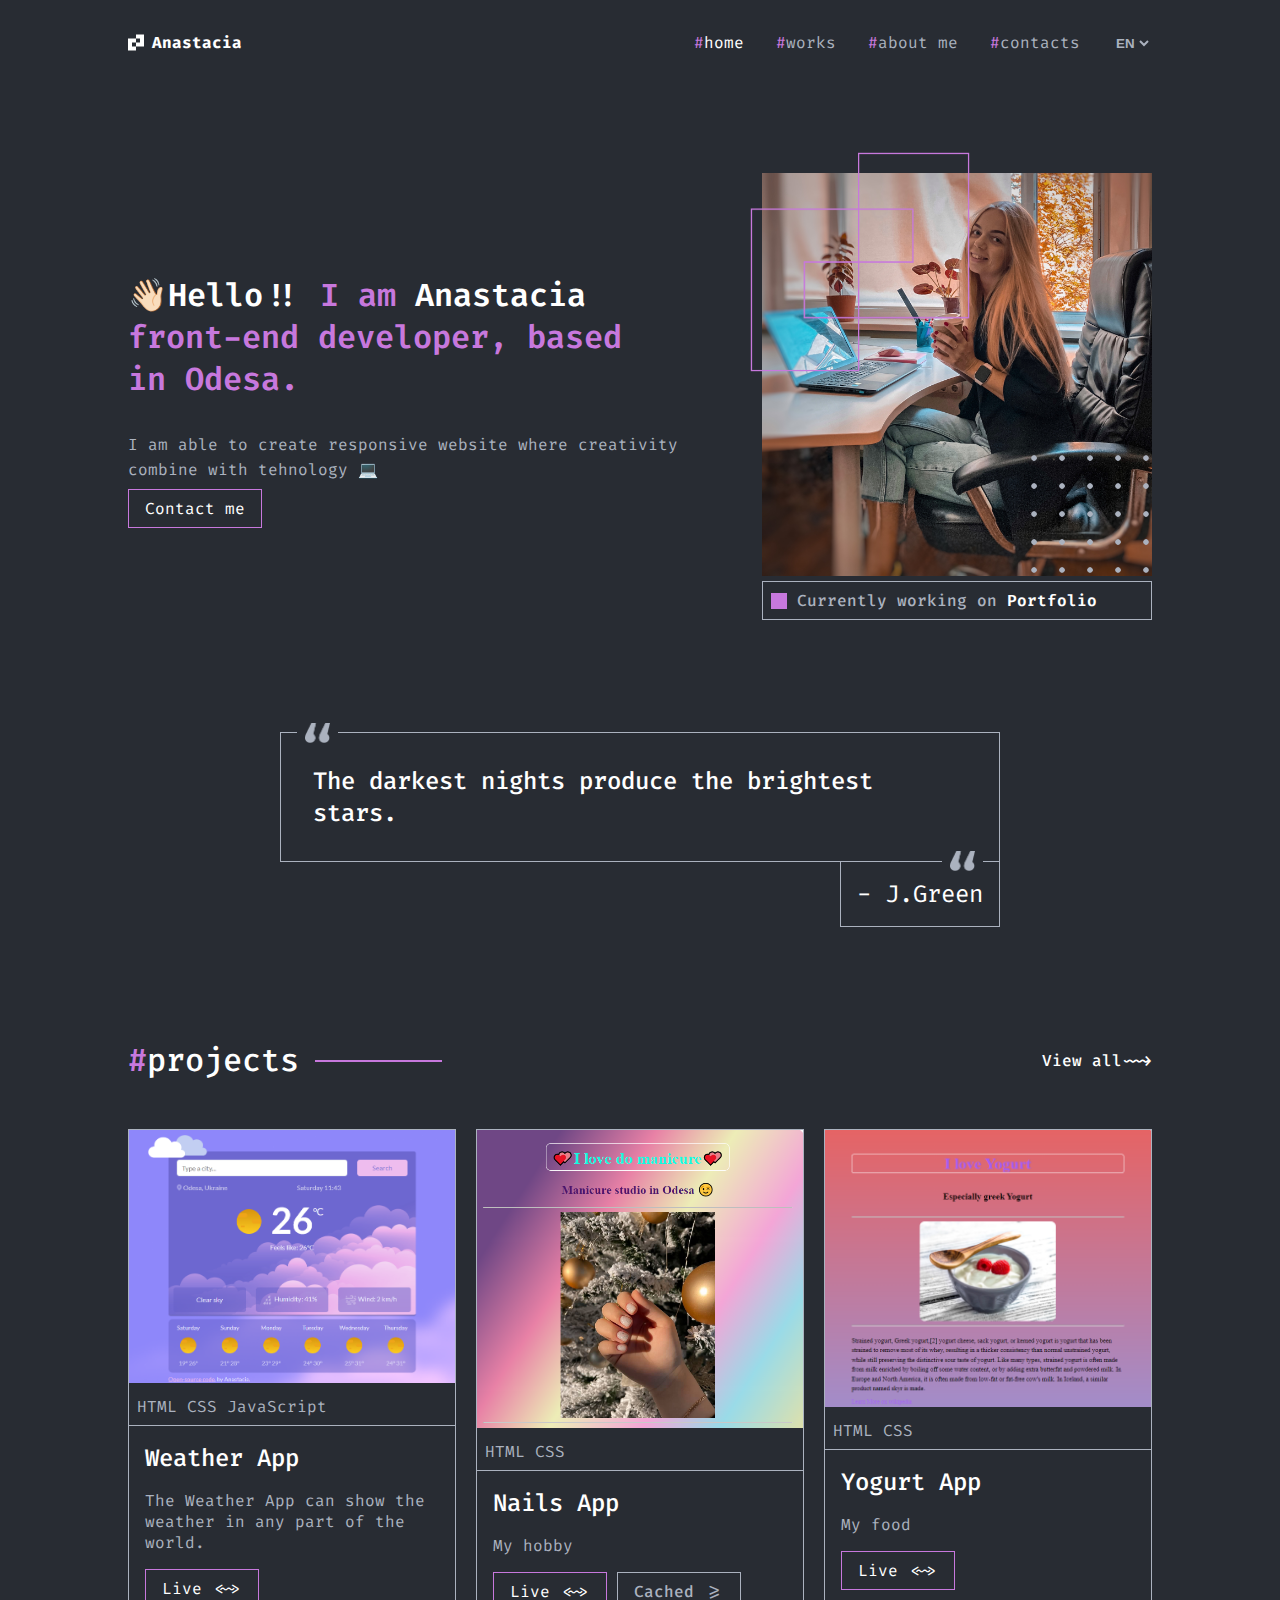
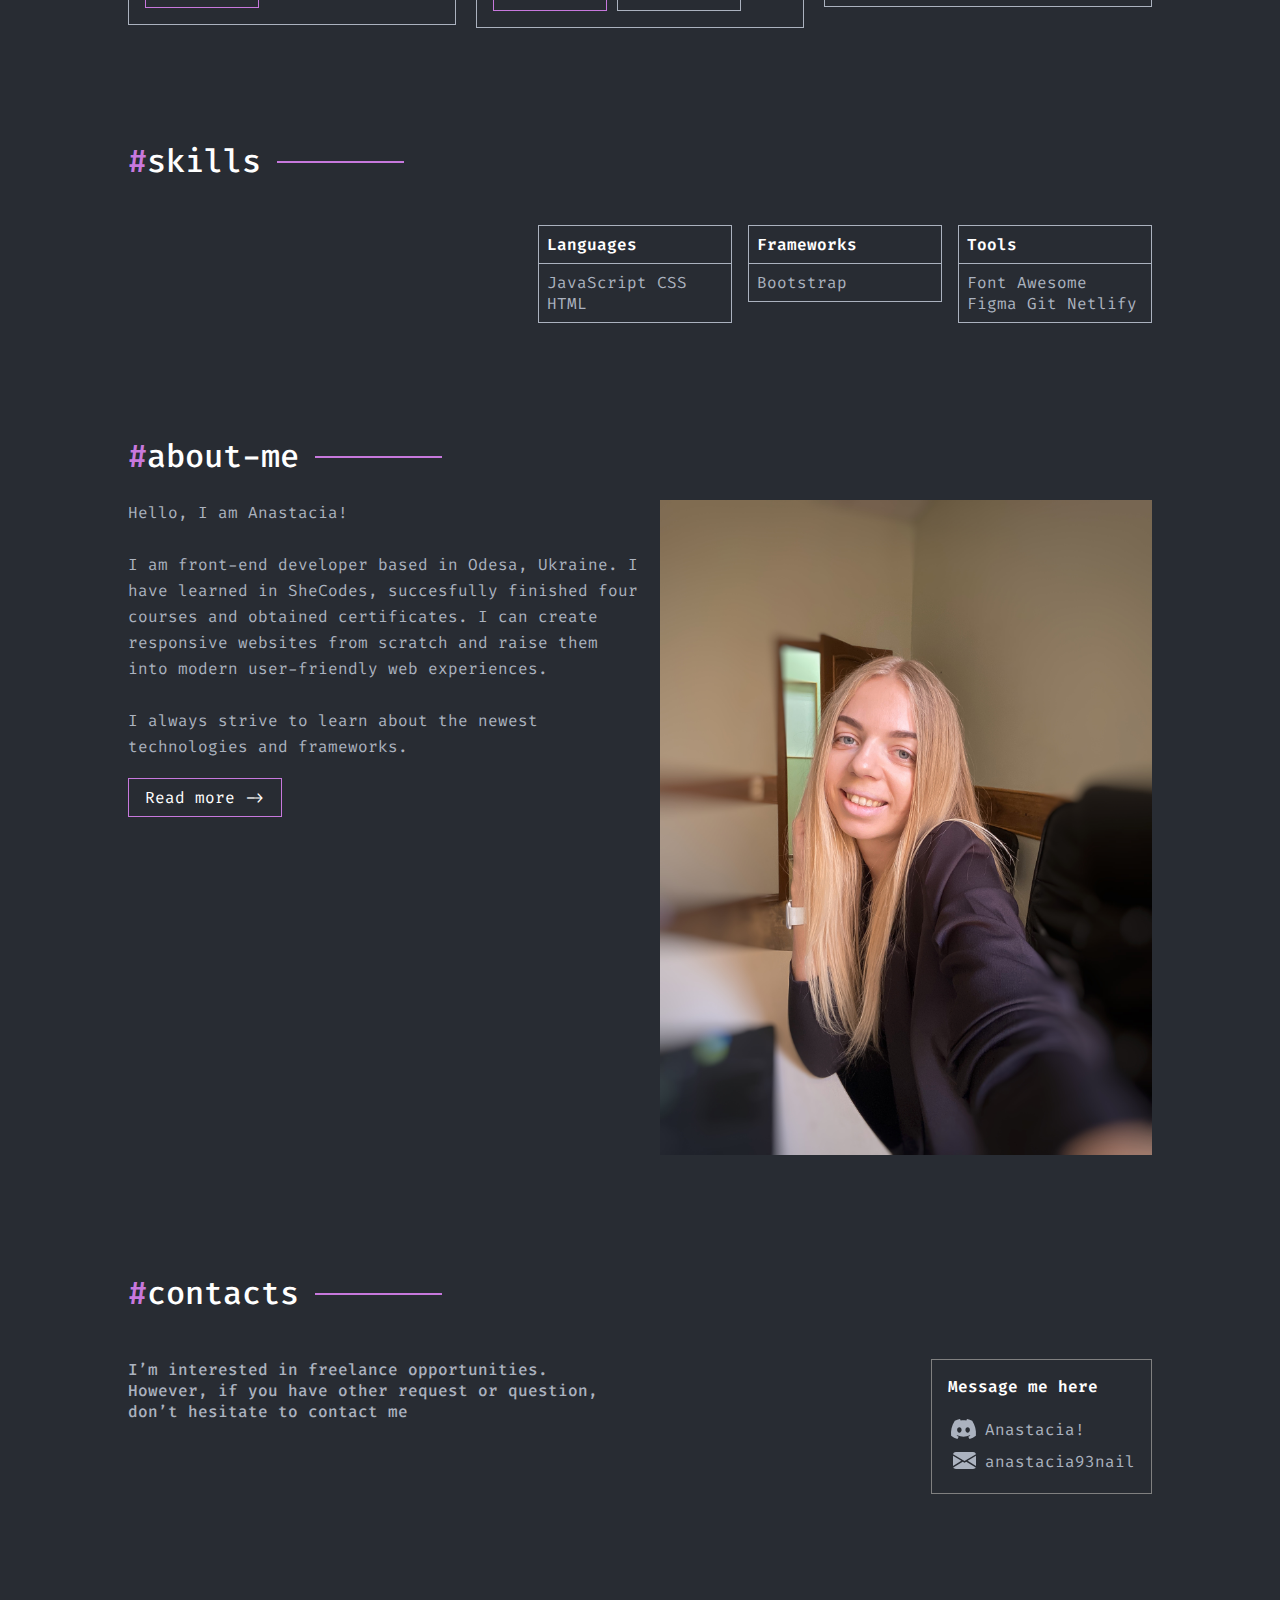
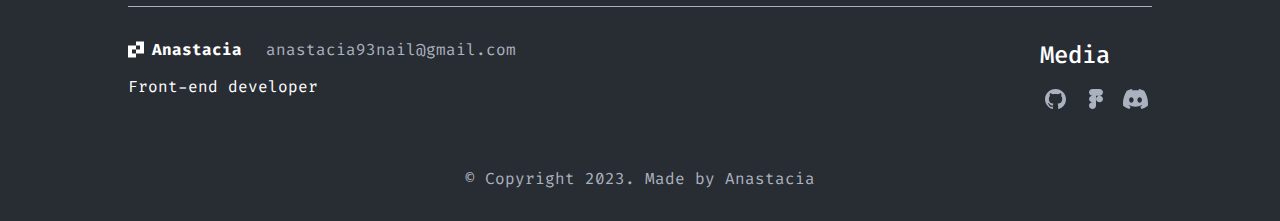
<file: index.html>
<!DOCTYPE html>
<html lang="en">
 <head>
  <meta charset="UTF-8" />
  <meta http-equiv="X-UA-Compatible" content="IE=edge" />
  <meta name="viewport" content="width=device-width, initial-scale=1.0" />
  <link rel="preconnect" href="https://fonts.googleapis.com" />
  <link rel="preconnect" href="https://fonts.gstatic.com" crossorigin />
  <link
   href="https://fonts.googleapis.com/css2?family=Fira+Code:wght@400;500;600&display=swap"
   rel="stylesheet" />
  <link rel="stylesheet" href="src/style.css" />
  <meta name="description" content="Anastacia is front-end engeneer based in Europe.">
  <title>Front-end developer - Skrypnichenko Anastacia</title>
 </head>

 <body>
  <div class="wrapper">
   <div class="content">
    <header class="header">
     <a href="index.html" class="header-logo"
      ><svg
       xmlns="http://www.w3.org/2000/svg"
       width="16"
       height="17"
       viewBox="0 0 16 17"
       fill="none">
       <path
        fill-rule="evenodd"
        clip-rule="evenodd"
        d="M12 0.5H8V4.5H4H0V8.5V12.5V16.5H4H8V12.5H12H16V8.5V4.5V0.5H12ZM4 12.5H8V8.5H12V4.5H8V8.5H4V12.5Z"
        fill="currentColor" />
      </svg>
      <h2 class="header-title">Anastacia</h2>
     </a>
     <nav class="nav">
      <ul class="menu">
       <li class="menu-item active">
        <a href="/index.html" title="Anastacia's page"> <span>#</span>home</a>
       </li>
       <li class="menu-item">
        <a href="/works.html" title="Anastacia's work"><span>#</span>works</a>
       </li>
       <li class="menu-item">
        <a href="/about.html" title="Anastacia's info"><span>#</span>about me</a>
       </li>
       <li class="menu-item">
        <a href="/contact.html" title="Anastacia's contacts"><span>#</span>contacts</a>
       </li>
       <li class="menu-item">
        <select name="" id="lang">
         <option value="en">EN</option>
         <option value="ua">UA</option>
        </select>
       </li>
      </ul>
     </nav>
    </header>
    <div class="main-hero">
     <div class="main-hero-title">
      <h1>
       👋🏻Hello!! <span>I am </span> Anastacia
       <span>front-end developer, based in Odesa.</span>
      </h1>
      <p>
       I am able to create responsive website where creativity combine with
       tehnology 💻
      </p>
      <a href="./contact.html" class="btn-primary" title="Anastacia's contacts">Contact me</a>
     </div>
     <div class="main-hero-image">
      <img
       class="main-hero-image-squares"
       src="images/Logo (1).png"
       alt="Logo" />
      <img
       class="main-hero-image-main"
       src="images/myphoto11.JPG"
       alt="Anastacia's photo" />
      <img class="main-hero-image-dots" src="images/Dots.png" alt="logodots" />
      <div class="main-hero-description">
       <span class="main-hero-description-square"></span>
       <p class="main-hero-description-text">
        Currently working on <span>Portfolio</span>
       </p>
      </div>
     </div>
    </div>
    <div class="credo">
     <div class="credo-1line">
      <img class="credo-1line-1quote" src="/images/quote.png" alt="" />
      <img class="credo-1line-2quote" src="/images/quote.png" alt="" />
      <p>The darkest nights produce the brightest stars.</p>
     </div>
     <div class="credo-2line">
      <p>- J.Green</p>
     </div>
    </div>
    <div class="projects">
     <div class="projects-header">
      <div class="category-title">
       <h2><span>#</span>projects <span class="category-title-line"></span></h2>
      </div>
      <a class="projects-header--link" href="/works.html">View all~~></a>
     </div>
     <div class="projects-content">
       <div class="projects-content-card">
       <img src="/images/Weather.png" alt="Weather" />
       <p class="projects-content-card-subtitle">HTML CSS JavaScript</p>
       <p class="projects-content-card-title">Weather App</p>
       <p class="projects-content-card-subscription">
        The Weather App can show the  weather in any part of the world.
       </p>
       <div class="projects-content-card-button">
        <button class="btn-primary">Live &lt;~&gt;</button>
       </div>
      </div>
      <div class="projects-content-card">
       <img src="/images/Nail.png" alt="nail" />
       <p class="projects-content-card-subtitle">HTML CSS</p>
       <p class="projects-content-card-title">Nails App</p>
       <p class="projects-content-card-subscription">
        My hobby
       </p>
       <div class="projects-content-card-button">
        <button class="btn-primary">Live &lt;~&gt;</button>
        <button class="btn-secondary">Cached &gt;=</button>
       </div>
      </div>
      <div class="projects-content-card">
       <img src="/images/yogurt.png" alt="yogurt" />
       <p class="projects-content-card-subtitle">HTML CSS</p>
       <p class="projects-content-card-title">Yogurt App</p>
       <p class="projects-content-card-subscription">
        My food
       </p>
       <div class="projects-content-card-button">
        <button class="btn-primary">Live &lt;~&gt;</button>
       </div>
      </div>
     
     </div>
    </div>
    <div class="skills">
     <div class="category-title">
      <h2><span>#</span>skills <span class="category-title-line"></span></h2>
     </div>
     <div class="skills-content">
      <ul class="skills-content-list">
       <li class="skills-content-list-item">
        <p class="skills-content-item-title">Languages</p>
        <p class="skills-content-item-content">JavaScript CSS HTML</p>
       </li>
       <li class="skills-content-list-item">
        <p class="skills-content-item-title">Frameworks</p>
        <p class="skills-content-item-content">Bootstrap</p>
       </li>
       <li class="skills-content-list-item">
        <p class="skills-content-item-title">Tools</p>
        <p class="skills-content-item-content"> Font Awesome Figma Git Netlify</p>
       </li>
      </ul>
     </div>
    </div>
    <div class="about">
     <div class="category-title">
      <h2><span>#</span>about-me <span class="category-title-line"></span></h2>
     </div>
     <div class="about-content">
      <div class="about-content-description">
       <p>
        Hello, I am Anastacia! <br />
        <br />I am front-end developer based in Odesa, Ukraine. I have learned in SheCodes, succesfully finished four courses and obtained certificates. 
       I can create responsive websites from scratch and raise them into modern
        user-friendly web experiences.
        <br /><br />
        I always strive to learn about the
        newest technologies and frameworks.
       
       </p>
        <a href="./about.html" class="btn-primary" title="Anastacia's info">Read more -></a>
      
      </div>
      <div class="about-content-image">
       <img src="/images/myphoto2.JPG" alt="Anastacia's photo" />
      </div>
     </div>
    </div>
    <div class="contact">
     <div class="category-title">
      <h2><span>#</span>contacts <span class="category-title-line"></span></h2>
     </div>
     <div class="contact-content">
      <p class="contact-content-text">
       I’m interested in freelance opportunities. However, if you have other
       request or question, don’t hesitate to contact me
      </p>
      <div class="contact-content-info">
       <p class="contact-content-info-title">Message me here</p>
       <a href="http://" target="_blank" class="contact-content-info-link"
        ><svg
         xmlns="http://www.w3.org/2000/svg"
         width="32"
         height="32"
         viewBox="0 0 32 32"
         fill="none">
         <path
          d="M24.1641 7.65906C22.543 6.87826 20.8325 6.32099 19.0751 6.00114C19.0592 5.99832 19.0428 6.00076 19.0283 6.0081C19.0137 6.01544 19.0017 6.02733 18.9938 6.04214C18.7735 6.45211 18.5298 6.98835 18.3595 7.40816C16.4651 7.10643 14.5383 7.10643 12.6439 7.40816C12.4539 6.9405 12.239 6.48443 12.0002 6.04214C11.9922 6.02749 11.9801 6.01574 11.9656 6.00842C11.9511 6.0011 11.9348 5.99856 11.9189 6.00114C10.1611 6.31928 8.45021 6.87684 6.82991 7.65906C6.81605 7.66461 6.80445 7.67504 6.7971 7.68858C3.55651 12.7706 2.66745 17.7279 3.10339 22.623C3.10495 22.6459 3.11901 22.6689 3.1362 22.6836C5.02325 24.1507 7.13396 25.2708 9.37832 25.9962C9.39417 26.0014 9.4112 26.0013 9.42693 25.9957C9.44267 25.99 9.45629 25.9793 9.46582 25.965C9.94707 25.2763 10.3752 24.5498 10.7439 23.7856C10.7516 23.7699 10.7543 23.752 10.7514 23.7345C10.7486 23.7171 10.7405 23.7011 10.7283 23.6889C10.7202 23.6809 10.7107 23.6747 10.7002 23.6708C10.027 23.3993 9.37503 23.0731 8.7502 22.6951C8.73275 22.6847 8.71977 22.6677 8.71395 22.6476C8.70814 22.6274 8.70993 22.6057 8.71895 22.5869C8.72427 22.5747 8.73231 22.564 8.74239 22.5557C8.87364 22.4524 9.00489 22.3442 9.12989 22.236C9.14093 22.2266 9.15418 22.2206 9.16821 22.2186C9.18225 22.2166 9.19655 22.2186 9.20957 22.2245C13.3017 24.1858 17.7314 24.1858 21.7735 22.2245C21.787 22.2183 21.8018 22.2162 21.8164 22.2182C21.831 22.2202 21.8448 22.2264 21.8563 22.236C21.9813 22.3442 22.1126 22.4524 22.2438 22.5557C22.2544 22.5639 22.263 22.5747 22.2687 22.5872C22.2744 22.5996 22.277 22.6134 22.2764 22.6272C22.2758 22.641 22.2719 22.6544 22.2651 22.6663C22.2584 22.6781 22.2489 22.688 22.2376 22.6951C21.6142 23.0765 20.9614 23.4024 20.286 23.6692C20.2752 23.6733 20.2655 23.6798 20.2574 23.6883C20.2493 23.6968 20.243 23.7071 20.2391 23.7184C20.2355 23.7294 20.2341 23.741 20.2349 23.7525C20.2357 23.7641 20.2387 23.7754 20.2438 23.7856C20.6188 24.5482 21.0485 25.2763 21.5204 25.965C21.5299 25.9793 21.5435 25.99 21.5593 25.9957C21.575 26.0013 21.592 26.0014 21.6079 25.9962C23.856 25.2731 25.9701 24.1528 27.8594 22.6836C27.8688 22.6768 27.8767 22.6677 27.8824 22.6572C27.8881 22.6467 27.8914 22.635 27.8922 22.623C28.4141 16.9637 27.0188 12.0474 24.1954 7.69022C24.1925 7.68302 24.1883 7.67653 24.1829 7.67116C24.1775 7.66579 24.1711 7.66167 24.1641 7.65906ZM11.3549 19.6417C10.1221 19.6417 9.10801 18.4544 9.10801 16.9982C9.10801 15.5403 10.1033 14.353 11.3549 14.353C12.6158 14.353 13.6205 15.5502 13.6017 16.9982C13.6017 18.4544 12.6064 19.6417 11.3549 19.6417ZM19.661 19.6417C18.4298 19.6417 17.4142 18.4544 17.4142 16.9982C17.4142 15.5403 18.4095 14.353 19.661 14.353C20.922 14.353 21.9282 15.5502 21.9079 16.9982C21.9079 18.4544 20.922 19.6417 19.661 19.6417Z"
          fill="currentColor" />
        </svg>
        <p>Anastacia!</p></a
       >
       <a href="http://" target="_blank" class="contact-content-info-link"
        ><svg
         xmlns="http://www.w3.org/2000/svg"
         width="32"
         height="32"
         viewBox="0 0 32 32"
         fill="none">
         <path
          d="M5.07187 9.20292C5.2168 8.57709 5.57307 8.01832 6.08232 7.6181C6.59158 7.21789 7.22365 6.99996 7.875 7H25.125C25.7764 6.99996 26.4084 7.21789 26.9177 7.6181C27.4269 8.01832 27.7832 8.57709 27.9281 9.20292L16.5 16.0865L5.07187 9.20292ZM5 10.8207V20.8847L13.3418 15.8442L5 10.8207ZM14.7189 16.6758L5.27456 22.3807C5.50791 22.8657 5.87619 23.2753 6.33656 23.5619C6.79693 23.8486 7.33044 24.0005 7.875 24H25.125C25.6695 24.0001 26.2028 23.8479 26.6629 23.561C27.123 23.274 27.491 22.8643 27.724 22.3793L18.2796 16.6744L16.5 17.7468L14.7189 16.6744V16.6758ZM19.6582 15.8457L28 20.8847V10.8207L19.6582 15.8442V15.8457Z"
          fill="#ABB2BF" />
        </svg>
        <p>anastacia93nail</p></a
       >
      </div>
     </div>
    </div>
    <footer class="footer">
     <div class="footer-header">
      <div class="footer-header-info">
       <div class="footer-header-info-title">
        <a href="index.html" class="header-logo"
         ><svg
          xmlns="http://www.w3.org/2000/svg"
          width="16"
          height="17"
          viewBox="0 0 16 17"
          fill="none">
          <path
           fill-rule="evenodd"
           clip-rule="evenodd"
           d="M12 0.5H8V4.5H4H0V8.5V12.5V16.5H4H8V12.5H12H16V8.5V4.5V0.5H12ZM4 12.5H8V8.5H12V4.5H8V8.5H4V12.5Z"
           fill="currentColor" />
         </svg>
         <h2 class="header-title">Anastacia</h2>
        </a>
        <a
         class="footer-header-info-mail"
         href="mailto:anastacia93nail@gmail.com"
         >anastacia93nail@gmail.com</a
        >
       </div>
       <p class="footer-header-info-description">Front-end developer</p>
      </div>
      <div class="footer-header-media">
       <p class="footer-header-media-title">Media</p>
       <ul class="footer-icons-list">
        <li class="footer-icons-item">
         <a target="_blank" href="https://github.com/Anastacia93/elias-portfolio-my"><svg
           xmlns="http://www.w3.org/2000/svg"
           width="32"
           height="32"
           viewBox="0 0 32 32"
           fill="none">
           <path
            d="M15.5 6C9.69875 6 5 10.5882 5 16.2529C5 20.7899 8.00562 24.6219 12.1794 25.9804C12.7044 26.0701 12.9012 25.7625 12.9012 25.4934C12.9012 25.2499 12.8881 24.4425 12.8881 23.5838C10.25 24.058 9.5675 22.9558 9.3575 22.3791C9.23938 22.0843 8.7275 21.1743 8.28125 20.9308C7.91375 20.7386 7.38875 20.2644 8.26813 20.2516C9.095 20.2388 9.68563 20.9949 9.8825 21.3025C10.8275 22.8533 12.3369 22.4175 12.9406 22.1484C13.0325 21.4819 13.3081 21.0334 13.61 20.777C11.2737 20.5207 8.8325 19.6364 8.8325 15.7147C8.8325 14.5997 9.23938 13.6769 9.90875 12.9592C9.80375 12.7029 9.43625 11.6519 10.0138 10.2422C10.0138 10.2422 10.8931 9.97301 12.9012 11.2931C13.7413 11.0624 14.6338 10.947 15.5263 10.947C16.4188 10.947 17.3113 11.0624 18.1513 11.2931C20.1594 9.9602 21.0387 10.2422 21.0387 10.2422C21.6163 11.6519 21.2488 12.7029 21.1438 12.9592C21.8131 13.6769 22.22 14.5868 22.22 15.7147C22.22 19.6492 19.7656 20.5207 17.4294 20.777C17.81 21.0975 18.1381 21.7126 18.1381 22.6738C18.1381 24.0452 18.125 25.1474 18.125 25.4934C18.125 25.7625 18.3219 26.0829 18.8469 25.9804C20.9314 25.2935 22.7428 23.9854 24.026 22.2403C25.3092 20.4953 25.9996 18.4012 26 16.2529C26 10.5882 21.3013 6 15.5 6Z"
            fill="currentColor" />
          </svg>
         </a>
        </li>
        <li class="footer-icons-item">
         <a target="_blank" href="https://github.com/Anastacia93"
          ><svg
           xmlns="http://www.w3.org/2000/svg"
           width="32"
           height="32"
           viewBox="0 0 32 32"
           fill="none">
           <path
            d="M16 16C16 15.1159 16.3687 14.2681 17.0251 13.643C17.6815 13.0179 18.5717 12.6667 19.5 12.6667C20.4283 12.6667 21.3185 13.0179 21.9749 13.643C22.6313 14.2681 23 15.1159 23 16C23 16.8841 22.6313 17.7319 21.9749 18.357C21.3185 18.9821 20.4283 19.3333 19.5 19.3333C18.5717 19.3333 17.6815 18.9821 17.0251 18.357C16.3687 17.7319 16 16.8841 16 16ZM9 22.6667C9 21.7826 9.36875 20.9348 10.0251 20.3096C10.6815 19.6845 11.5717 19.3333 12.5 19.3333H16V22.6667C16 23.5507 15.6313 24.3986 14.9749 25.0237C14.3185 25.6488 13.4283 26 12.5 26C11.5717 26 10.6815 25.6488 10.0251 25.0237C9.36875 24.3986 9 23.5507 9 22.6667ZM16 6V12.6667H19.5C20.4283 12.6667 21.3185 12.3155 21.9749 11.6904C22.6313 11.0652 23 10.2174 23 9.33333C23 8.44928 22.6313 7.60143 21.9749 6.97631C21.3185 6.35119 20.4283 6 19.5 6H16ZM9 9.33333C9 10.2174 9.36875 11.0652 10.0251 11.6904C10.6815 12.3155 11.5717 12.6667 12.5 12.6667H16V6H12.5C11.5717 6 10.6815 6.35119 10.0251 6.97631C9.36875 7.60143 9 8.44928 9 9.33333ZM9 16C9 16.8841 9.36875 17.7319 10.0251 18.357C10.6815 18.9821 11.5717 19.3333 12.5 19.3333H16V12.6667H12.5C11.5717 12.6667 10.6815 13.0179 10.0251 13.643C9.36875 14.2681 9 15.1159 9 16Z"
            fill="currentColor" />
          </svg>
         </a>
        </li>
        <li class="footer-icons-item">
         <a target="_blank" href="https://github.com/Anastacia93"
          ><svg
           xmlns="http://www.w3.org/2000/svg"
           width="32"
           height="32"
           viewBox="0 0 32 32"
           fill="none">
           <path
            d="M24.1641 7.65906C22.543 6.87826 20.8325 6.32099 19.0751 6.00114C19.0592 5.99832 19.0428 6.00076 19.0283 6.0081C19.0137 6.01544 19.0017 6.02733 18.9938 6.04214C18.7735 6.45211 18.5298 6.98835 18.3595 7.40816C16.4651 7.10643 14.5383 7.10643 12.6439 7.40816C12.4539 6.9405 12.239 6.48443 12.0002 6.04214C11.9922 6.02749 11.9801 6.01574 11.9656 6.00842C11.9511 6.0011 11.9348 5.99856 11.9189 6.00114C10.1611 6.31928 8.45021 6.87684 6.82991 7.65906C6.81605 7.66461 6.80445 7.67504 6.7971 7.68858C3.55651 12.7706 2.66745 17.7279 3.10339 22.623C3.10495 22.6459 3.11901 22.6689 3.1362 22.6836C5.02325 24.1507 7.13396 25.2708 9.37832 25.9962C9.39417 26.0014 9.4112 26.0013 9.42693 25.9957C9.44267 25.99 9.45629 25.9793 9.46582 25.965C9.94707 25.2763 10.3752 24.5498 10.7439 23.7856C10.7516 23.7699 10.7543 23.752 10.7514 23.7345C10.7486 23.7171 10.7405 23.7011 10.7283 23.6889C10.7202 23.6809 10.7107 23.6747 10.7002 23.6708C10.027 23.3993 9.37503 23.0731 8.7502 22.6951C8.73275 22.6847 8.71977 22.6677 8.71395 22.6476C8.70814 22.6274 8.70993 22.6057 8.71895 22.5869C8.72427 22.5747 8.73231 22.564 8.74239 22.5557C8.87364 22.4524 9.00489 22.3442 9.12989 22.236C9.14093 22.2266 9.15418 22.2206 9.16821 22.2186C9.18225 22.2166 9.19655 22.2186 9.20957 22.2245C13.3017 24.1858 17.7314 24.1858 21.7735 22.2245C21.787 22.2183 21.8018 22.2162 21.8164 22.2182C21.831 22.2202 21.8448 22.2264 21.8563 22.236C21.9813 22.3442 22.1126 22.4524 22.2438 22.5557C22.2544 22.5639 22.263 22.5747 22.2687 22.5872C22.2744 22.5996 22.277 22.6134 22.2764 22.6272C22.2758 22.641 22.2719 22.6544 22.2651 22.6663C22.2584 22.6781 22.2489 22.688 22.2376 22.6951C21.6142 23.0765 20.9614 23.4024 20.286 23.6692C20.2752 23.6733 20.2655 23.6798 20.2574 23.6883C20.2493 23.6968 20.243 23.7071 20.2391 23.7184C20.2355 23.7294 20.2341 23.741 20.2349 23.7525C20.2357 23.7641 20.2387 23.7754 20.2438 23.7856C20.6188 24.5482 21.0485 25.2763 21.5204 25.965C21.5299 25.9793 21.5435 25.99 21.5593 25.9957C21.575 26.0013 21.592 26.0014 21.6079 25.9962C23.856 25.2731 25.9701 24.1528 27.8594 22.6836C27.8688 22.6768 27.8767 22.6677 27.8824 22.6572C27.8881 22.6467 27.8914 22.635 27.8922 22.623C28.4141 16.9637 27.0188 12.0474 24.1954 7.69022C24.1925 7.68302 24.1883 7.67653 24.1829 7.67116C24.1775 7.66579 24.1711 7.66167 24.1641 7.65906ZM11.3549 19.6417C10.1221 19.6417 9.10801 18.4544 9.10801 16.9982C9.10801 15.5403 10.1033 14.353 11.3549 14.353C12.6158 14.353 13.6205 15.5502 13.6017 16.9982C13.6017 18.4544 12.6064 19.6417 11.3549 19.6417ZM19.661 19.6417C18.4298 19.6417 17.4142 18.4544 17.4142 16.9982C17.4142 15.5403 18.4095 14.353 19.661 14.353C20.922 14.353 21.9282 15.5502 21.9079 16.9982C21.9079 18.4544 20.922 19.6417 19.661 19.6417Z"
            fill="currentColor" />
          </svg>
         </a>
        </li>
       </ul>
      </div>
     </div>
     <p class="footer-copyright">© Copyright 2023. Made by Anastacia</p>
    </footer>
   </div>
  </div>
 </body>
</html>
</file>
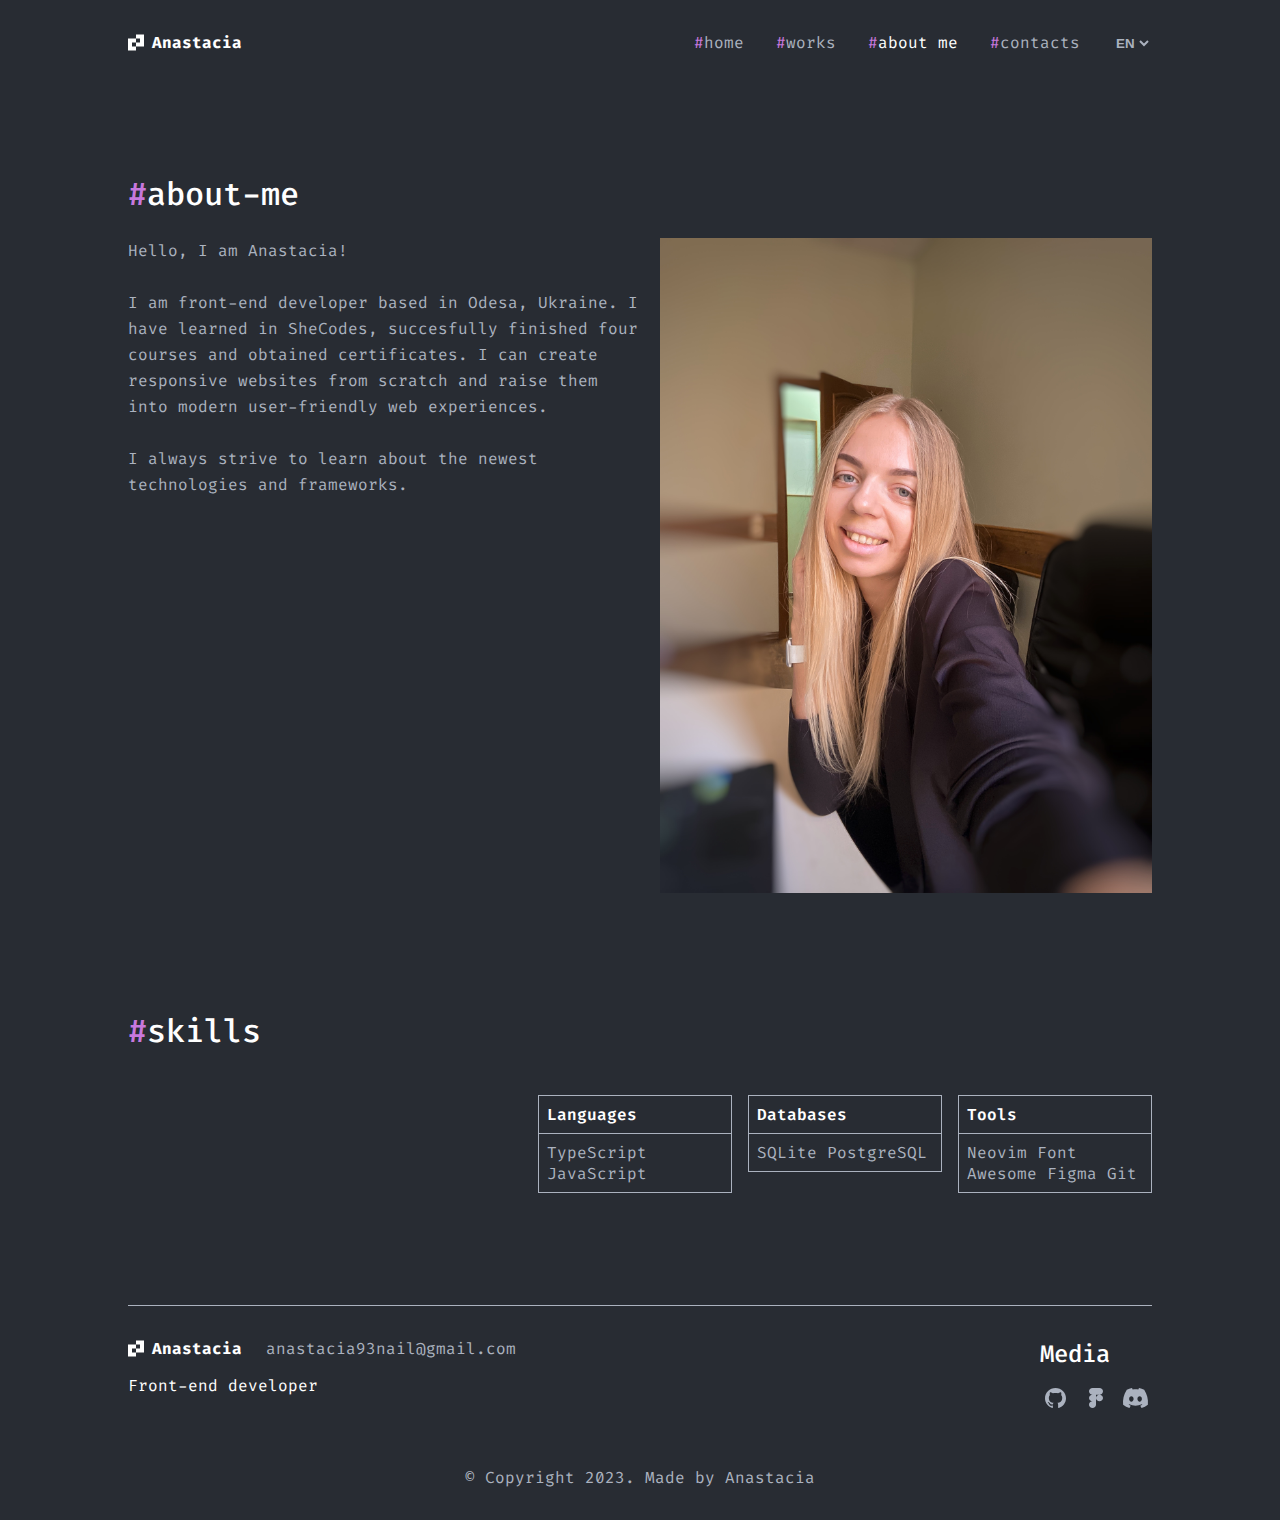
<file: about.html>
<!DOCTYPE html>
<html lang="en">
 <head>
  <meta charset="UTF-8" />
  <meta http-equiv="X-UA-Compatible" content="IE=edge" />
  <meta name="viewport" content="width=device-width, initial-scale=1.0" />
  <link rel="preconnect" href="https://fonts.googleapis.com" />
  <link rel="preconnect" href="https://fonts.gstatic.com" crossorigin />
  <link
   href="https://fonts.googleapis.com/css2?family=Fira+Code:wght@400;500;600&display=swap"
   rel="stylesheet" />
  <link rel="stylesheet" href="src/style.css" />
  <meta name="description" content="Anastacia is front-end engeneer based in Europe.">
  <title>About Anastacia</title>
 </head>

 <body>
  <div class="wrapper">
   <div class="content">
    <header class="header">
     <a href="index.html" class="header-logo"
      ><svg
       xmlns="http://www.w3.org/2000/svg"
       width="16"
       height="17"
       viewBox="0 0 16 17"
       fill="none">
       <path
        fill-rule="evenodd"
        clip-rule="evenodd"
        d="M12 0.5H8V4.5H4H0V8.5V12.5V16.5H4H8V12.5H12H16V8.5V4.5V0.5H12ZM4 12.5H8V8.5H12V4.5H8V8.5H4V12.5Z"
        fill="currentColor" />
      </svg>
      <h2 class="header-title">Anastacia</h2>
     </a>
     <nav class="nav">
      <ul class="menu">
       <li class="menu-item">
        <a href="/index.html" title="Anastacia's page"> <span>#</span>home</a>
       </li>
       <li class="menu-item">
        <a href="/works.html" title="Anastacia's work"><span>#</span>works</a>
       </li>
       <li class="menu-item active">
        <a href="/about.html" title="Anastacia's info"><span>#</span>about me</a>
       </li>
       <li class="menu-item">
        <a href="/contact.html" title="Anastacia's contacts"><span>#</span>contacts</a>
       </li>
       <li class="menu-item">
        <select name="" id="lang">
         <option value="en">EN</option>
         <option value="ua">UA</option>
        </select>
       </li>
      </ul>
     </nav>
    </header>
      <div class="about">
     <div class="category-title">
      <h2><span>#</span>about-me </h2>
     </div>
     <div class="about-content">
      <div class="about-content-description">
       <p>
        Hello, I am Anastacia! <br />
        <br />I am front-end developer based in Odesa, Ukraine. I have learned in SheCodes, succesfully finished four courses and obtained certificates. 
       I can create responsive websites from scratch and raise them into modern
        user-friendly web experiences.
        <br /><br />
        I always strive to learn about the
        newest technologies and frameworks.
       
       </p>
      
      </div>
      <div class="about-content-image">
       <img src="/images/myphoto2.JPG" alt="" />
      </div>
     </div>
    </div>
    <div class="skills">
     <div class="category-title">
      <h2><span>#</span>skills </h2>
     </div>
     <div class="skills-content">
      <ul class="skills-content-list">
        <li class="skills-content-list-item">
          <p class="skills-content-item-title">Languages</p>
          <p class="skills-content-item-content">TypeScript JavaScript</p>
        </li>
        <li class="skills-content-list-item">
          <p class="skills-content-item-title">Databases</p>
          <p class="skills-content-item-content">SQLite PostgreSQL</p>
        </li>
        <li class="skills-content-list-item">
          <p class="skills-content-item-title">Tools</p>
          <p class="skills-content-item-content">Neovim Font Awesome Figma Git</p>
        </li>
      </ul>
     </div>
    </div>
    <footer class="footer">
     <div class="footer-header">
      <div class="footer-header-info">
       <div class="footer-header-info-title">
        <a href="index.html" class="header-logo"
         ><svg
          xmlns="http://www.w3.org/2000/svg"
          width="16"
          height="17"
          viewBox="0 0 16 17"
          fill="none">
          <path
           fill-rule="evenodd"
           clip-rule="evenodd"
           d="M12 0.5H8V4.5H4H0V8.5V12.5V16.5H4H8V12.5H12H16V8.5V4.5V0.5H12ZM4 12.5H8V8.5H12V4.5H8V8.5H4V12.5Z"
           fill="currentColor" />
         </svg>
         <h2 class="header-title">Anastacia</h2>
        </a>
        <a
         class="footer-header-info-mail"
         href="mailto:anastacia93nail@gmail.com"
         >anastacia93nail@gmail.com</a
        >
       </div>
       <p class="footer-header-info-description">
        Front-end developer
       </p>
      </div>
      <div class="footer-header-media">
       <p class="footer-header-media-title">Media</p>
       <ul class="footer-icons-list">
        <li class="footer-icons-item">
         <a target="_blank" href="https://github.com/Anastacia93/elias-portfolio-my"
          ><svg
           xmlns="http://www.w3.org/2000/svg"
           width="32"
           height="32"
           viewBox="0 0 32 32"
           fill="none">
           <path
            d="M15.5 6C9.69875 6 5 10.5882 5 16.2529C5 20.7899 8.00562 24.6219 12.1794 25.9804C12.7044 26.0701 12.9012 25.7625 12.9012 25.4934C12.9012 25.2499 12.8881 24.4425 12.8881 23.5838C10.25 24.058 9.5675 22.9558 9.3575 22.3791C9.23938 22.0843 8.7275 21.1743 8.28125 20.9308C7.91375 20.7386 7.38875 20.2644 8.26813 20.2516C9.095 20.2388 9.68563 20.9949 9.8825 21.3025C10.8275 22.8533 12.3369 22.4175 12.9406 22.1484C13.0325 21.4819 13.3081 21.0334 13.61 20.777C11.2737 20.5207 8.8325 19.6364 8.8325 15.7147C8.8325 14.5997 9.23938 13.6769 9.90875 12.9592C9.80375 12.7029 9.43625 11.6519 10.0138 10.2422C10.0138 10.2422 10.8931 9.97301 12.9012 11.2931C13.7413 11.0624 14.6338 10.947 15.5263 10.947C16.4188 10.947 17.3113 11.0624 18.1513 11.2931C20.1594 9.9602 21.0387 10.2422 21.0387 10.2422C21.6163 11.6519 21.2488 12.7029 21.1438 12.9592C21.8131 13.6769 22.22 14.5868 22.22 15.7147C22.22 19.6492 19.7656 20.5207 17.4294 20.777C17.81 21.0975 18.1381 21.7126 18.1381 22.6738C18.1381 24.0452 18.125 25.1474 18.125 25.4934C18.125 25.7625 18.3219 26.0829 18.8469 25.9804C20.9314 25.2935 22.7428 23.9854 24.026 22.2403C25.3092 20.4953 25.9996 18.4012 26 16.2529C26 10.5882 21.3013 6 15.5 6Z"
            fill="currentColor" /></svg></a>
        </li>
        <li class="footer-icons-item">
         <a target="_blank" href="https://github.com/Anastacia93"
          ><svg
           xmlns="http://www.w3.org/2000/svg"
           width="32"
           height="32"
           viewBox="0 0 32 32"
           fill="none">
           <path
            d="M16 16C16 15.1159 16.3687 14.2681 17.0251 13.643C17.6815 13.0179 18.5717 12.6667 19.5 12.6667C20.4283 12.6667 21.3185 13.0179 21.9749 13.643C22.6313 14.2681 23 15.1159 23 16C23 16.8841 22.6313 17.7319 21.9749 18.357C21.3185 18.9821 20.4283 19.3333 19.5 19.3333C18.5717 19.3333 17.6815 18.9821 17.0251 18.357C16.3687 17.7319 16 16.8841 16 16ZM9 22.6667C9 21.7826 9.36875 20.9348 10.0251 20.3096C10.6815 19.6845 11.5717 19.3333 12.5 19.3333H16V22.6667C16 23.5507 15.6313 24.3986 14.9749 25.0237C14.3185 25.6488 13.4283 26 12.5 26C11.5717 26 10.6815 25.6488 10.0251 25.0237C9.36875 24.3986 9 23.5507 9 22.6667ZM16 6V12.6667H19.5C20.4283 12.6667 21.3185 12.3155 21.9749 11.6904C22.6313 11.0652 23 10.2174 23 9.33333C23 8.44928 22.6313 7.60143 21.9749 6.97631C21.3185 6.35119 20.4283 6 19.5 6H16ZM9 9.33333C9 10.2174 9.36875 11.0652 10.0251 11.6904C10.6815 12.3155 11.5717 12.6667 12.5 12.6667H16V6H12.5C11.5717 6 10.6815 6.35119 10.0251 6.97631C9.36875 7.60143 9 8.44928 9 9.33333ZM9 16C9 16.8841 9.36875 17.7319 10.0251 18.357C10.6815 18.9821 11.5717 19.3333 12.5 19.3333H16V12.6667H12.5C11.5717 12.6667 10.6815 13.0179 10.0251 13.643C9.36875 14.2681 9 15.1159 9 16Z"
            fill="currentColor" /></svg></a>
        </li>
        <li class="footer-icons-item">
         <a target="_blank" href="https://github.com/Anastacia93"
          ><svg
           xmlns="http://www.w3.org/2000/svg"
           width="32"
           height="32"
           viewBox="0 0 32 32"
           fill="none">
           <path
            d="M24.1641 7.65906C22.543 6.87826 20.8325 6.32099 19.0751 6.00114C19.0592 5.99832 19.0428 6.00076 19.0283 6.0081C19.0137 6.01544 19.0017 6.02733 18.9938 6.04214C18.7735 6.45211 18.5298 6.98835 18.3595 7.40816C16.4651 7.10643 14.5383 7.10643 12.6439 7.40816C12.4539 6.9405 12.239 6.48443 12.0002 6.04214C11.9922 6.02749 11.9801 6.01574 11.9656 6.00842C11.9511 6.0011 11.9348 5.99856 11.9189 6.00114C10.1611 6.31928 8.45021 6.87684 6.82991 7.65906C6.81605 7.66461 6.80445 7.67504 6.7971 7.68858C3.55651 12.7706 2.66745 17.7279 3.10339 22.623C3.10495 22.6459 3.11901 22.6689 3.1362 22.6836C5.02325 24.1507 7.13396 25.2708 9.37832 25.9962C9.39417 26.0014 9.4112 26.0013 9.42693 25.9957C9.44267 25.99 9.45629 25.9793 9.46582 25.965C9.94707 25.2763 10.3752 24.5498 10.7439 23.7856C10.7516 23.7699 10.7543 23.752 10.7514 23.7345C10.7486 23.7171 10.7405 23.7011 10.7283 23.6889C10.7202 23.6809 10.7107 23.6747 10.7002 23.6708C10.027 23.3993 9.37503 23.0731 8.7502 22.6951C8.73275 22.6847 8.71977 22.6677 8.71395 22.6476C8.70814 22.6274 8.70993 22.6057 8.71895 22.5869C8.72427 22.5747 8.73231 22.564 8.74239 22.5557C8.87364 22.4524 9.00489 22.3442 9.12989 22.236C9.14093 22.2266 9.15418 22.2206 9.16821 22.2186C9.18225 22.2166 9.19655 22.2186 9.20957 22.2245C13.3017 24.1858 17.7314 24.1858 21.7735 22.2245C21.787 22.2183 21.8018 22.2162 21.8164 22.2182C21.831 22.2202 21.8448 22.2264 21.8563 22.236C21.9813 22.3442 22.1126 22.4524 22.2438 22.5557C22.2544 22.5639 22.263 22.5747 22.2687 22.5872C22.2744 22.5996 22.277 22.6134 22.2764 22.6272C22.2758 22.641 22.2719 22.6544 22.2651 22.6663C22.2584 22.6781 22.2489 22.688 22.2376 22.6951C21.6142 23.0765 20.9614 23.4024 20.286 23.6692C20.2752 23.6733 20.2655 23.6798 20.2574 23.6883C20.2493 23.6968 20.243 23.7071 20.2391 23.7184C20.2355 23.7294 20.2341 23.741 20.2349 23.7525C20.2357 23.7641 20.2387 23.7754 20.2438 23.7856C20.6188 24.5482 21.0485 25.2763 21.5204 25.965C21.5299 25.9793 21.5435 25.99 21.5593 25.9957C21.575 26.0013 21.592 26.0014 21.6079 25.9962C23.856 25.2731 25.9701 24.1528 27.8594 22.6836C27.8688 22.6768 27.8767 22.6677 27.8824 22.6572C27.8881 22.6467 27.8914 22.635 27.8922 22.623C28.4141 16.9637 27.0188 12.0474 24.1954 7.69022C24.1925 7.68302 24.1883 7.67653 24.1829 7.67116C24.1775 7.66579 24.1711 7.66167 24.1641 7.65906ZM11.3549 19.6417C10.1221 19.6417 9.10801 18.4544 9.10801 16.9982C9.10801 15.5403 10.1033 14.353 11.3549 14.353C12.6158 14.353 13.6205 15.5502 13.6017 16.9982C13.6017 18.4544 12.6064 19.6417 11.3549 19.6417ZM19.661 19.6417C18.4298 19.6417 17.4142 18.4544 17.4142 16.9982C17.4142 15.5403 18.4095 14.353 19.661 14.353C20.922 14.353 21.9282 15.5502 21.9079 16.9982C21.9079 18.4544 20.922 19.6417 19.661 19.6417Z"
            fill="currentColor" /></svg></a>
        </li>
       </ul>
      </div>
     </div>
     <p class="footer-copyright">© Copyright 2023. Made by Anastacia</p>
    </footer>
   </div>
  </div>
 </body>
</html>
</file>
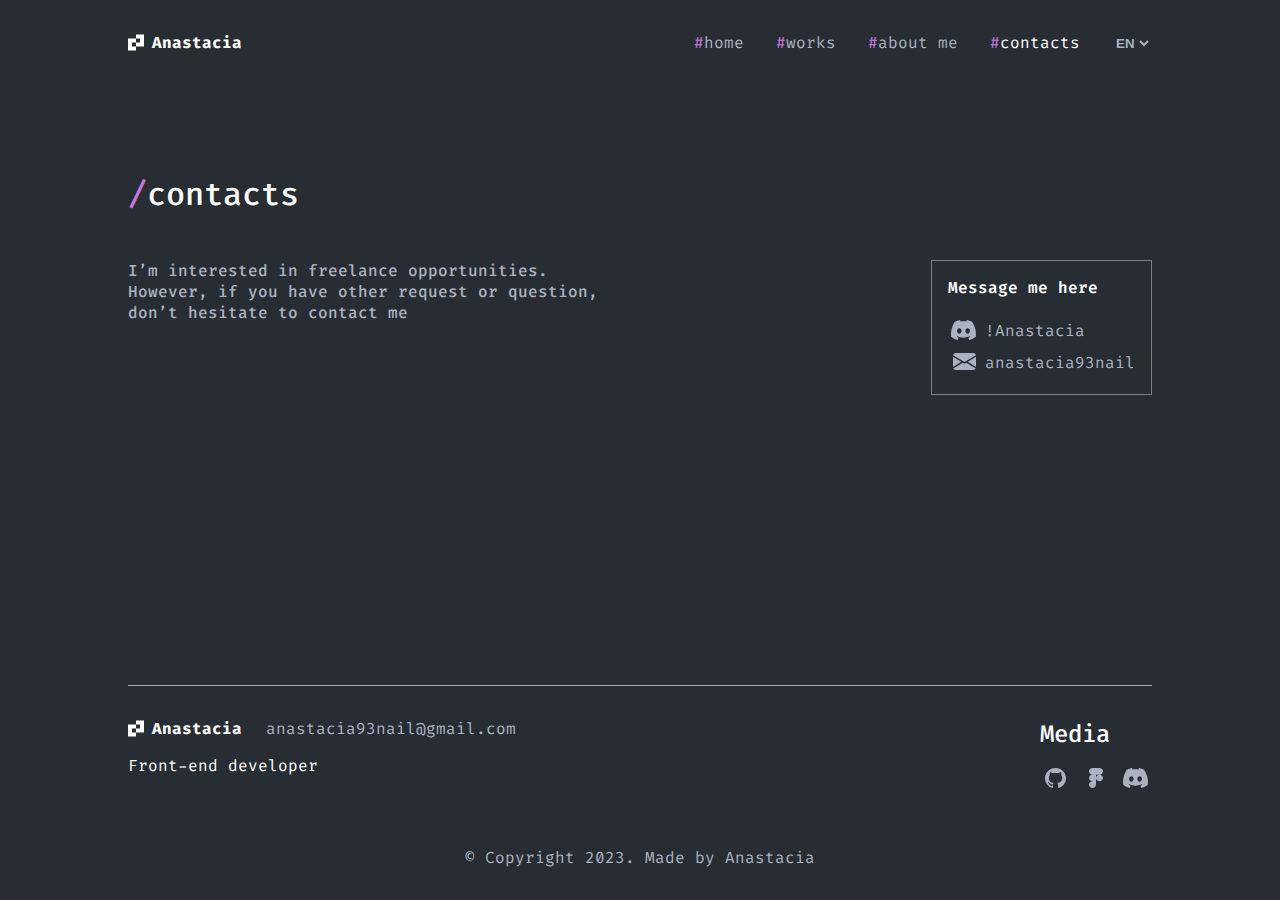
<file: contact.html>
<!DOCTYPE html>
<html lang="en">
 <head>
  <meta charset="UTF-8" />
  <meta http-equiv="X-UA-Compatible" content="IE=edge" />
  <meta name="viewport" content="width=device-width, initial-scale=1.0" />
  <link rel="preconnect" href="https://fonts.googleapis.com" />
  <link rel="preconnect" href="https://fonts.gstatic.com" crossorigin />
  <link
   href="https://fonts.googleapis.com/css2?family=Fira+Code:wght@400;500;600&display=swap"
   rel="stylesheet" />
  <link rel="stylesheet" href="src/style.css" />
  <meta name="description" content="Anastacia is front-end engeneer contact">
  <title>Get in touch with Anastacia</title>
 </head>
 <body>
  <div class="wrapper">
   <div class="content">
    <header class="header">
     <a href="index.html" class="header-logo"
      ><svg
       xmlns="http://www.w3.org/2000/svg"
       width="16"
       height="17"
       viewBox="0 0 16 17"
       fill="none">
       <path
        fill-rule="evenodd"
        clip-rule="evenodd"
        d="M12 0.5H8V4.5H4H0V8.5V12.5V16.5H4H8V12.5H12H16V8.5V4.5V0.5H12ZM4 12.5H8V8.5H12V4.5H8V8.5H4V12.5Z"
        fill="currentColor" />
      </svg>
      <h2 class="header-title">Anastacia</h2></a>
     <nav class="nav">
      <ul class="menu">
       <li class="menu-item">
        <a href="/index.html" title="Anastacia's page"> <span>#</span>home</a>
       </li>
    <li class="menu-item">
        <a href="/works.html" title="Anastacia's work"><span>#</span>works</a>
       </li>
       <li class="menu-item">
        <a href="/about.html" title="Anastacia's info"><span>#</span>about me</a>
       </li>
       <li class="menu-item active">
        <a href="/contact.html" title="Anastacia's contacts"><span>#</span>contacts</a>
       </li>
       <li class="menu-item">
        <select name="" id="lang">
         <option value="en">EN</option>
         <option value="ua">UA</option>
        </select>
       </li>
      </ul>
     </nav>
    </header>
     <div class="contact">
     <div class="category-title">
      <h2><span>/</span>contacts</h2>
     </div>
     <div class="contact-content">
      <p class="contact-content-text">
       I’m interested in freelance opportunities. However, if you have other
       request or question, don’t hesitate to contact me
      </p>
      <div class="contact-content-info">
       <p class="contact-content-info-title">Message me here</p>
       <a href="http://" target="_blank" class="contact-content-info-link"
        ><svg
         xmlns="http://www.w3.org/2000/svg"
         width="32"
         height="32"
         viewBox="0 0 32 32"
         fill="none">
         <path
          d="M24.1641 7.65906C22.543 6.87826 20.8325 6.32099 19.0751 6.00114C19.0592 5.99832 19.0428 6.00076 19.0283 6.0081C19.0137 6.01544 19.0017 6.02733 18.9938 6.04214C18.7735 6.45211 18.5298 6.98835 18.3595 7.40816C16.4651 7.10643 14.5383 7.10643 12.6439 7.40816C12.4539 6.9405 12.239 6.48443 12.0002 6.04214C11.9922 6.02749 11.9801 6.01574 11.9656 6.00842C11.9511 6.0011 11.9348 5.99856 11.9189 6.00114C10.1611 6.31928 8.45021 6.87684 6.82991 7.65906C6.81605 7.66461 6.80445 7.67504 6.7971 7.68858C3.55651 12.7706 2.66745 17.7279 3.10339 22.623C3.10495 22.6459 3.11901 22.6689 3.1362 22.6836C5.02325 24.1507 7.13396 25.2708 9.37832 25.9962C9.39417 26.0014 9.4112 26.0013 9.42693 25.9957C9.44267 25.99 9.45629 25.9793 9.46582 25.965C9.94707 25.2763 10.3752 24.5498 10.7439 23.7856C10.7516 23.7699 10.7543 23.752 10.7514 23.7345C10.7486 23.7171 10.7405 23.7011 10.7283 23.6889C10.7202 23.6809 10.7107 23.6747 10.7002 23.6708C10.027 23.3993 9.37503 23.0731 8.7502 22.6951C8.73275 22.6847 8.71977 22.6677 8.71395 22.6476C8.70814 22.6274 8.70993 22.6057 8.71895 22.5869C8.72427 22.5747 8.73231 22.564 8.74239 22.5557C8.87364 22.4524 9.00489 22.3442 9.12989 22.236C9.14093 22.2266 9.15418 22.2206 9.16821 22.2186C9.18225 22.2166 9.19655 22.2186 9.20957 22.2245C13.3017 24.1858 17.7314 24.1858 21.7735 22.2245C21.787 22.2183 21.8018 22.2162 21.8164 22.2182C21.831 22.2202 21.8448 22.2264 21.8563 22.236C21.9813 22.3442 22.1126 22.4524 22.2438 22.5557C22.2544 22.5639 22.263 22.5747 22.2687 22.5872C22.2744 22.5996 22.277 22.6134 22.2764 22.6272C22.2758 22.641 22.2719 22.6544 22.2651 22.6663C22.2584 22.6781 22.2489 22.688 22.2376 22.6951C21.6142 23.0765 20.9614 23.4024 20.286 23.6692C20.2752 23.6733 20.2655 23.6798 20.2574 23.6883C20.2493 23.6968 20.243 23.7071 20.2391 23.7184C20.2355 23.7294 20.2341 23.741 20.2349 23.7525C20.2357 23.7641 20.2387 23.7754 20.2438 23.7856C20.6188 24.5482 21.0485 25.2763 21.5204 25.965C21.5299 25.9793 21.5435 25.99 21.5593 25.9957C21.575 26.0013 21.592 26.0014 21.6079 25.9962C23.856 25.2731 25.9701 24.1528 27.8594 22.6836C27.8688 22.6768 27.8767 22.6677 27.8824 22.6572C27.8881 22.6467 27.8914 22.635 27.8922 22.623C28.4141 16.9637 27.0188 12.0474 24.1954 7.69022C24.1925 7.68302 24.1883 7.67653 24.1829 7.67116C24.1775 7.66579 24.1711 7.66167 24.1641 7.65906ZM11.3549 19.6417C10.1221 19.6417 9.10801 18.4544 9.10801 16.9982C9.10801 15.5403 10.1033 14.353 11.3549 14.353C12.6158 14.353 13.6205 15.5502 13.6017 16.9982C13.6017 18.4544 12.6064 19.6417 11.3549 19.6417ZM19.661 19.6417C18.4298 19.6417 17.4142 18.4544 17.4142 16.9982C17.4142 15.5403 18.4095 14.353 19.661 14.353C20.922 14.353 21.9282 15.5502 21.9079 16.9982C21.9079 18.4544 20.922 19.6417 19.661 19.6417Z"
          fill="currentColor" />
        </svg>
        <p>!Anastacia</p></a
       >
       <a href="http://" target="_blank" class="contact-content-info-link"
        ><svg xmlns="http://www.w3.org/2000/svg" width="32" height="32" viewBox="0 0 32 32" fill="none">
<path d="M5.07187 9.20292C5.2168 8.57709 5.57307 8.01832 6.08232 7.6181C6.59158 7.21789 7.22365 6.99996 7.875 7H25.125C25.7764 6.99996 26.4084 7.21789 26.9177 7.6181C27.4269 8.01832 27.7832 8.57709 27.9281 9.20292L16.5 16.0865L5.07187 9.20292ZM5 10.8207V20.8847L13.3418 15.8442L5 10.8207ZM14.7189 16.6758L5.27456 22.3807C5.50791 22.8657 5.87619 23.2753 6.33656 23.5619C6.79693 23.8486 7.33044 24.0005 7.875 24H25.125C25.6695 24.0001 26.2028 23.8479 26.6629 23.561C27.123 23.274 27.491 22.8643 27.724 22.3793L18.2796 16.6744L16.5 17.7468L14.7189 16.6744V16.6758ZM19.6582 15.8457L28 20.8847V10.8207L19.6582 15.8442V15.8457Z" fill="#ABB2BF"/>
</svg>
        <p>anastacia93nail</p></a
       >
      </div>
     </div>
    </div>
    <footer class="footer">
     <div class="footer-header">
      <div class="footer-header-info">
       <div class="footer-header-info-title">
        <a href="index.html" class="header-logo"
         ><svg
          xmlns="http://www.w3.org/2000/svg"
          width="16"
          height="17"
          viewBox="0 0 16 17"
          fill="none">
          <path
           fill-rule="evenodd"
           clip-rule="evenodd"
           d="M12 0.5H8V4.5H4H0V8.5V12.5V16.5H4H8V12.5H12H16V8.5V4.5V0.5H12ZM4 12.5H8V8.5H12V4.5H8V8.5H4V12.5Z"
           fill="currentColor" />
         </svg>
         <h2 class="header-title">Anastacia</h2></a
        >
        <a
         class="footer-header-info-mail"
         href="mailto:anastacia93nail@gmail.com"
         >anastacia93nail@gmail.com</a
        >
       </div>
       <p class="footer-header-info-description">
         Front-end developer
       </p>
      </div>
      <div class="footer-header-media">
       <p class="footer-header-media-title">Media</p>
       <ul class="footer-icons-list">
        <li class="footer-icons-item"><a target="_blank" href="https://github.com/Anastacia93/elias-portfolio-my"><svg xmlns="http://www.w3.org/2000/svg" width="32" height="32" viewBox="0 0 32 32" fill="none">
  <path d="M15.5 6C9.69875 6 5 10.5882 5 16.2529C5 20.7899 8.00562 24.6219 12.1794 25.9804C12.7044 26.0701 12.9012 25.7625 12.9012 25.4934C12.9012 25.2499 12.8881 24.4425 12.8881 23.5838C10.25 24.058 9.5675 22.9558 9.3575 22.3791C9.23938 22.0843 8.7275 21.1743 8.28125 20.9308C7.91375 20.7386 7.38875 20.2644 8.26813 20.2516C9.095 20.2388 9.68563 20.9949 9.8825 21.3025C10.8275 22.8533 12.3369 22.4175 12.9406 22.1484C13.0325 21.4819 13.3081 21.0334 13.61 20.777C11.2737 20.5207 8.8325 19.6364 8.8325 15.7147C8.8325 14.5997 9.23938 13.6769 9.90875 12.9592C9.80375 12.7029 9.43625 11.6519 10.0138 10.2422C10.0138 10.2422 10.8931 9.97301 12.9012 11.2931C13.7413 11.0624 14.6338 10.947 15.5263 10.947C16.4188 10.947 17.3113 11.0624 18.1513 11.2931C20.1594 9.9602 21.0387 10.2422 21.0387 10.2422C21.6163 11.6519 21.2488 12.7029 21.1438 12.9592C21.8131 13.6769 22.22 14.5868 22.22 15.7147C22.22 19.6492 19.7656 20.5207 17.4294 20.777C17.81 21.0975 18.1381 21.7126 18.1381 22.6738C18.1381 24.0452 18.125 25.1474 18.125 25.4934C18.125 25.7625 18.3219 26.0829 18.8469 25.9804C20.9314 25.2935 22.7428 23.9854 24.026 22.2403C25.3092 20.4953 25.9996 18.4012 26 16.2529C26 10.5882 21.3013 6 15.5 6Z" fill="currentColor"/>
</svg></a></li>
        <li class="footer-icons-item"><a target="_blank" href="https://github.com/Anastacia93"><svg xmlns="http://www.w3.org/2000/svg" width="32" height="32" viewBox="0 0 32 32" fill="none">
  <path d="M16 16C16 15.1159 16.3687 14.2681 17.0251 13.643C17.6815 13.0179 18.5717 12.6667 19.5 12.6667C20.4283 12.6667 21.3185 13.0179 21.9749 13.643C22.6313 14.2681 23 15.1159 23 16C23 16.8841 22.6313 17.7319 21.9749 18.357C21.3185 18.9821 20.4283 19.3333 19.5 19.3333C18.5717 19.3333 17.6815 18.9821 17.0251 18.357C16.3687 17.7319 16 16.8841 16 16ZM9 22.6667C9 21.7826 9.36875 20.9348 10.0251 20.3096C10.6815 19.6845 11.5717 19.3333 12.5 19.3333H16V22.6667C16 23.5507 15.6313 24.3986 14.9749 25.0237C14.3185 25.6488 13.4283 26 12.5 26C11.5717 26 10.6815 25.6488 10.0251 25.0237C9.36875 24.3986 9 23.5507 9 22.6667ZM16 6V12.6667H19.5C20.4283 12.6667 21.3185 12.3155 21.9749 11.6904C22.6313 11.0652 23 10.2174 23 9.33333C23 8.44928 22.6313 7.60143 21.9749 6.97631C21.3185 6.35119 20.4283 6 19.5 6H16ZM9 9.33333C9 10.2174 9.36875 11.0652 10.0251 11.6904C10.6815 12.3155 11.5717 12.6667 12.5 12.6667H16V6H12.5C11.5717 6 10.6815 6.35119 10.0251 6.97631C9.36875 7.60143 9 8.44928 9 9.33333ZM9 16C9 16.8841 9.36875 17.7319 10.0251 18.357C10.6815 18.9821 11.5717 19.3333 12.5 19.3333H16V12.6667H12.5C11.5717 12.6667 10.6815 13.0179 10.0251 13.643C9.36875 14.2681 9 15.1159 9 16Z" fill="currentColor"/>
</svg></a></li>
        <li class="footer-icons-item"><a target="_blank" href="https://github.com/Anastacia93"><svg xmlns="http://www.w3.org/2000/svg" width="32" height="32" viewBox="0 0 32 32" fill="none">
  <path d="M24.1641 7.65906C22.543 6.87826 20.8325 6.32099 19.0751 6.00114C19.0592 5.99832 19.0428 6.00076 19.0283 6.0081C19.0137 6.01544 19.0017 6.02733 18.9938 6.04214C18.7735 6.45211 18.5298 6.98835 18.3595 7.40816C16.4651 7.10643 14.5383 7.10643 12.6439 7.40816C12.4539 6.9405 12.239 6.48443 12.0002 6.04214C11.9922 6.02749 11.9801 6.01574 11.9656 6.00842C11.9511 6.0011 11.9348 5.99856 11.9189 6.00114C10.1611 6.31928 8.45021 6.87684 6.82991 7.65906C6.81605 7.66461 6.80445 7.67504 6.7971 7.68858C3.55651 12.7706 2.66745 17.7279 3.10339 22.623C3.10495 22.6459 3.11901 22.6689 3.1362 22.6836C5.02325 24.1507 7.13396 25.2708 9.37832 25.9962C9.39417 26.0014 9.4112 26.0013 9.42693 25.9957C9.44267 25.99 9.45629 25.9793 9.46582 25.965C9.94707 25.2763 10.3752 24.5498 10.7439 23.7856C10.7516 23.7699 10.7543 23.752 10.7514 23.7345C10.7486 23.7171 10.7405 23.7011 10.7283 23.6889C10.7202 23.6809 10.7107 23.6747 10.7002 23.6708C10.027 23.3993 9.37503 23.0731 8.7502 22.6951C8.73275 22.6847 8.71977 22.6677 8.71395 22.6476C8.70814 22.6274 8.70993 22.6057 8.71895 22.5869C8.72427 22.5747 8.73231 22.564 8.74239 22.5557C8.87364 22.4524 9.00489 22.3442 9.12989 22.236C9.14093 22.2266 9.15418 22.2206 9.16821 22.2186C9.18225 22.2166 9.19655 22.2186 9.20957 22.2245C13.3017 24.1858 17.7314 24.1858 21.7735 22.2245C21.787 22.2183 21.8018 22.2162 21.8164 22.2182C21.831 22.2202 21.8448 22.2264 21.8563 22.236C21.9813 22.3442 22.1126 22.4524 22.2438 22.5557C22.2544 22.5639 22.263 22.5747 22.2687 22.5872C22.2744 22.5996 22.277 22.6134 22.2764 22.6272C22.2758 22.641 22.2719 22.6544 22.2651 22.6663C22.2584 22.6781 22.2489 22.688 22.2376 22.6951C21.6142 23.0765 20.9614 23.4024 20.286 23.6692C20.2752 23.6733 20.2655 23.6798 20.2574 23.6883C20.2493 23.6968 20.243 23.7071 20.2391 23.7184C20.2355 23.7294 20.2341 23.741 20.2349 23.7525C20.2357 23.7641 20.2387 23.7754 20.2438 23.7856C20.6188 24.5482 21.0485 25.2763 21.5204 25.965C21.5299 25.9793 21.5435 25.99 21.5593 25.9957C21.575 26.0013 21.592 26.0014 21.6079 25.9962C23.856 25.2731 25.9701 24.1528 27.8594 22.6836C27.8688 22.6768 27.8767 22.6677 27.8824 22.6572C27.8881 22.6467 27.8914 22.635 27.8922 22.623C28.4141 16.9637 27.0188 12.0474 24.1954 7.69022C24.1925 7.68302 24.1883 7.67653 24.1829 7.67116C24.1775 7.66579 24.1711 7.66167 24.1641 7.65906ZM11.3549 19.6417C10.1221 19.6417 9.10801 18.4544 9.10801 16.9982C9.10801 15.5403 10.1033 14.353 11.3549 14.353C12.6158 14.353 13.6205 15.5502 13.6017 16.9982C13.6017 18.4544 12.6064 19.6417 11.3549 19.6417ZM19.661 19.6417C18.4298 19.6417 17.4142 18.4544 17.4142 16.9982C17.4142 15.5403 18.4095 14.353 19.661 14.353C20.922 14.353 21.9282 15.5502 21.9079 16.9982C21.9079 18.4544 20.922 19.6417 19.661 19.6417Z" fill="currentColor"/>
</svg></a></li>
       </ul>
      </div>
     </div>
     
     <p class="footer-copyright">© Copyright 2023. Made by Anastacia</p>
    </footer>
   </div>
  </div>
 </body>
</html>
</file>
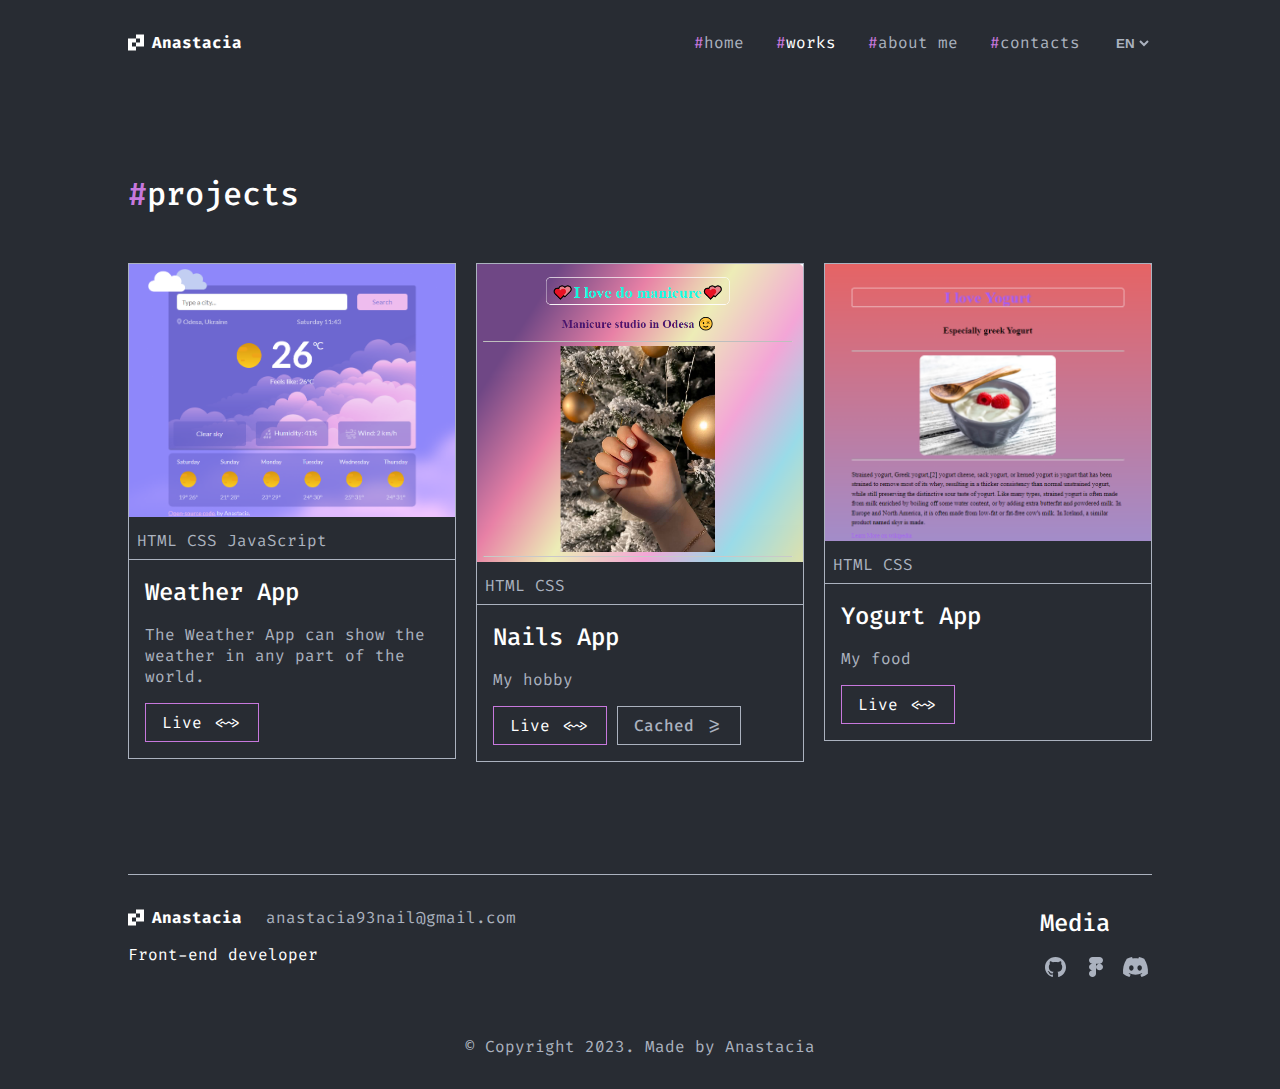
<file: works.html>
<!DOCTYPE html>
<html lang="en">
 <head>
  <meta charset="UTF-8" />
  <meta http-equiv="X-UA-Compatible" content="IE=edge" />
  <meta name="viewport" content="width=device-width, initial-scale=1.0" />
  <link rel="preconnect" href="https://fonts.googleapis.com" />
  <link rel="preconnect" href="https://fonts.gstatic.com" crossorigin />
  <link
   href="https://fonts.googleapis.com/css2?family=Fira+Code:wght@400;500;600&display=swap"
   rel="stylesheet" />
  <link rel="stylesheet" href="src/style.css" />
  <meta name="description" content="Anastacia is front-end engeneer based in Europe.">
  <title>Anastacia's projects</title>
 </head>
 <body>
  <div class="wrapper">
   <main class="content">
    <header class="header">
     <a href="index.html" title="Anastacia's page" class="header-logo"
      ><svg
       xmlns="http://www.w3.org/2000/svg"
       width="16"
       height="17"
       viewBox="0 0 16 17"
       fill="none">
       <path
        fill-rule="evenodd"
        clip-rule="evenodd"
        d="M12 0.5H8V4.5H4H0V8.5V12.5V16.5H4H8V12.5H12H16V8.5V4.5V0.5H12ZM4 12.5H8V8.5H12V4.5H8V8.5H4V12.5Z"
        fill="currentColor" />
      </svg>
      <h2 class="header-title">Anastacia</h2></a
     >
     <nav class="nav">
      <ul class="menu">
       <li class="menu-item">
        <a href="/index.html" title="Anastacia's page"> <span>#</span>home</a>
       </li>
      <li class="menu-item active">
        <a href="/works.html" title="Anastacia's work"><span>#</span>works</a>
       </li>
       <li class="menu-item">
        <a href="/about.html" title="Anastacia's info"><span>#</span>about me</a>
       </li>
       <li class="menu-item">
        <a href="/contact.html" title="Anastacia's contacts"><span>#</span>contacts</a>
       </li>
       <li class="menu-item">
        <select name="" id="lang">
         <option value="en">EN</option>
         <option value="ua">UA</option>
        </select>
       </li>
      </ul>
     </nav>
    </header>
     <div class="projects">
     <div class="projects-header">
      <div class="category-title">
       <h2><span>#</span>projects </h2>
      </div>
      
     </div>
     <div class="projects-content">
       <div class="projects-content-card">
       <img src="/images/Weather.png" alt="Weather" />
       <p class="projects-content-card-subtitle">HTML CSS JavaScript</p>
       <p class="projects-content-card-title">Weather App</p>
       <p class="projects-content-card-subscription">
        The Weather App can show the  weather in any part of the world.
       </p>
       <div class="projects-content-card-button">
        <button class="btn-primary">Live &lt;~&gt;</button>
       </div>
      </div>
      <div class="projects-content-card">
       <img src="/images/Nail.png" alt="nail" />
       <p class="projects-content-card-subtitle">HTML CSS</p>
       <p class="projects-content-card-title">Nails App</p>
       <p class="projects-content-card-subscription">
        My hobby
       </p>
       <div class="projects-content-card-button">
        <button class="btn-primary">Live &lt;~&gt;</button>
        <button class="btn-secondary">Cached &gt;=</button>
       </div>
      </div>
      <div class="projects-content-card">
       <img src="/images/yogurt.png" alt="yogurt" />
       <p class="projects-content-card-subtitle">HTML CSS</p>
       <p class="projects-content-card-title">Yogurt App</p>
       <p class="projects-content-card-subscription">
        My food
       </p>
       <div class="projects-content-card-button">
        <button class="btn-primary">Live &lt;~&gt;</button>
       </div>
      </div>
     
     </div>
    </div>
    <footer class="footer">
     <div class="footer-header">
      <div class="footer-header-info">
       <div class="footer-header-info-title">
        <a href="index.html" class="header-logo"
         ><svg
          xmlns="http://www.w3.org/2000/svg"
          width="16"
          height="17"
          viewBox="0 0 16 17"
          fill="none">
          <path
           fill-rule="evenodd"
           clip-rule="evenodd"
           d="M12 0.5H8V4.5H4H0V8.5V12.5V16.5H4H8V12.5H12H16V8.5V4.5V0.5H12ZM4 12.5H8V8.5H12V4.5H8V8.5H4V12.5Z"
           fill="currentColor" />
         </svg>
         <h2 class="header-title">Anastacia</h2></a
        >
        <a
         class="footer-header-info-mail"
         href="mailto:anastacia93nail@gmail.com" title="Anastacia's mail"
         >anastacia93nail@gmail.com</a
        >
       </div>
       <p class="footer-header-info-description">
        Front-end developer
       </p>
      </div>
      <div class="footer-header-media">
       <p class="footer-header-media-title">Media</p>
       <ul class="footer-icons-list">
        <li class="footer-icons-item"><a target="_blank" href="https://github.com/Anastacia93/elias-portfolio-my"><svg xmlns="http://www.w3.org/2000/svg" width="32" height="32" viewBox="0 0 32 32" fill="none">
  <path d="M15.5 6C9.69875 6 5 10.5882 5 16.2529C5 20.7899 8.00562 24.6219 12.1794 25.9804C12.7044 26.0701 12.9012 25.7625 12.9012 25.4934C12.9012 25.2499 12.8881 24.4425 12.8881 23.5838C10.25 24.058 9.5675 22.9558 9.3575 22.3791C9.23938 22.0843 8.7275 21.1743 8.28125 20.9308C7.91375 20.7386 7.38875 20.2644 8.26813 20.2516C9.095 20.2388 9.68563 20.9949 9.8825 21.3025C10.8275 22.8533 12.3369 22.4175 12.9406 22.1484C13.0325 21.4819 13.3081 21.0334 13.61 20.777C11.2737 20.5207 8.8325 19.6364 8.8325 15.7147C8.8325 14.5997 9.23938 13.6769 9.90875 12.9592C9.80375 12.7029 9.43625 11.6519 10.0138 10.2422C10.0138 10.2422 10.8931 9.97301 12.9012 11.2931C13.7413 11.0624 14.6338 10.947 15.5263 10.947C16.4188 10.947 17.3113 11.0624 18.1513 11.2931C20.1594 9.9602 21.0387 10.2422 21.0387 10.2422C21.6163 11.6519 21.2488 12.7029 21.1438 12.9592C21.8131 13.6769 22.22 14.5868 22.22 15.7147C22.22 19.6492 19.7656 20.5207 17.4294 20.777C17.81 21.0975 18.1381 21.7126 18.1381 22.6738C18.1381 24.0452 18.125 25.1474 18.125 25.4934C18.125 25.7625 18.3219 26.0829 18.8469 25.9804C20.9314 25.2935 22.7428 23.9854 24.026 22.2403C25.3092 20.4953 25.9996 18.4012 26 16.2529C26 10.5882 21.3013 6 15.5 6Z" fill="currentColor"/>
</svg></a></li>
        <li class="footer-icons-item"><a target="_blank" href="https://github.com/Anastacia93"><svg xmlns="http://www.w3.org/2000/svg" width="32" height="32" viewBox="0 0 32 32" fill="none">
  <path d="M16 16C16 15.1159 16.3687 14.2681 17.0251 13.643C17.6815 13.0179 18.5717 12.6667 19.5 12.6667C20.4283 12.6667 21.3185 13.0179 21.9749 13.643C22.6313 14.2681 23 15.1159 23 16C23 16.8841 22.6313 17.7319 21.9749 18.357C21.3185 18.9821 20.4283 19.3333 19.5 19.3333C18.5717 19.3333 17.6815 18.9821 17.0251 18.357C16.3687 17.7319 16 16.8841 16 16ZM9 22.6667C9 21.7826 9.36875 20.9348 10.0251 20.3096C10.6815 19.6845 11.5717 19.3333 12.5 19.3333H16V22.6667C16 23.5507 15.6313 24.3986 14.9749 25.0237C14.3185 25.6488 13.4283 26 12.5 26C11.5717 26 10.6815 25.6488 10.0251 25.0237C9.36875 24.3986 9 23.5507 9 22.6667ZM16 6V12.6667H19.5C20.4283 12.6667 21.3185 12.3155 21.9749 11.6904C22.6313 11.0652 23 10.2174 23 9.33333C23 8.44928 22.6313 7.60143 21.9749 6.97631C21.3185 6.35119 20.4283 6 19.5 6H16ZM9 9.33333C9 10.2174 9.36875 11.0652 10.0251 11.6904C10.6815 12.3155 11.5717 12.6667 12.5 12.6667H16V6H12.5C11.5717 6 10.6815 6.35119 10.0251 6.97631C9.36875 7.60143 9 8.44928 9 9.33333ZM9 16C9 16.8841 9.36875 17.7319 10.0251 18.357C10.6815 18.9821 11.5717 19.3333 12.5 19.3333H16V12.6667H12.5C11.5717 12.6667 10.6815 13.0179 10.0251 13.643C9.36875 14.2681 9 15.1159 9 16Z" fill="currentColor"/>
</svg></a></li>
        <li class="footer-icons-item"><a target="_blank" href="https://github.com/Anastacia93"><svg xmlns="http://www.w3.org/2000/svg" width="32" height="32" viewBox="0 0 32 32" fill="none">
  <path d="M24.1641 7.65906C22.543 6.87826 20.8325 6.32099 19.0751 6.00114C19.0592 5.99832 19.0428 6.00076 19.0283 6.0081C19.0137 6.01544 19.0017 6.02733 18.9938 6.04214C18.7735 6.45211 18.5298 6.98835 18.3595 7.40816C16.4651 7.10643 14.5383 7.10643 12.6439 7.40816C12.4539 6.9405 12.239 6.48443 12.0002 6.04214C11.9922 6.02749 11.9801 6.01574 11.9656 6.00842C11.9511 6.0011 11.9348 5.99856 11.9189 6.00114C10.1611 6.31928 8.45021 6.87684 6.82991 7.65906C6.81605 7.66461 6.80445 7.67504 6.7971 7.68858C3.55651 12.7706 2.66745 17.7279 3.10339 22.623C3.10495 22.6459 3.11901 22.6689 3.1362 22.6836C5.02325 24.1507 7.13396 25.2708 9.37832 25.9962C9.39417 26.0014 9.4112 26.0013 9.42693 25.9957C9.44267 25.99 9.45629 25.9793 9.46582 25.965C9.94707 25.2763 10.3752 24.5498 10.7439 23.7856C10.7516 23.7699 10.7543 23.752 10.7514 23.7345C10.7486 23.7171 10.7405 23.7011 10.7283 23.6889C10.7202 23.6809 10.7107 23.6747 10.7002 23.6708C10.027 23.3993 9.37503 23.0731 8.7502 22.6951C8.73275 22.6847 8.71977 22.6677 8.71395 22.6476C8.70814 22.6274 8.70993 22.6057 8.71895 22.5869C8.72427 22.5747 8.73231 22.564 8.74239 22.5557C8.87364 22.4524 9.00489 22.3442 9.12989 22.236C9.14093 22.2266 9.15418 22.2206 9.16821 22.2186C9.18225 22.2166 9.19655 22.2186 9.20957 22.2245C13.3017 24.1858 17.7314 24.1858 21.7735 22.2245C21.787 22.2183 21.8018 22.2162 21.8164 22.2182C21.831 22.2202 21.8448 22.2264 21.8563 22.236C21.9813 22.3442 22.1126 22.4524 22.2438 22.5557C22.2544 22.5639 22.263 22.5747 22.2687 22.5872C22.2744 22.5996 22.277 22.6134 22.2764 22.6272C22.2758 22.641 22.2719 22.6544 22.2651 22.6663C22.2584 22.6781 22.2489 22.688 22.2376 22.6951C21.6142 23.0765 20.9614 23.4024 20.286 23.6692C20.2752 23.6733 20.2655 23.6798 20.2574 23.6883C20.2493 23.6968 20.243 23.7071 20.2391 23.7184C20.2355 23.7294 20.2341 23.741 20.2349 23.7525C20.2357 23.7641 20.2387 23.7754 20.2438 23.7856C20.6188 24.5482 21.0485 25.2763 21.5204 25.965C21.5299 25.9793 21.5435 25.99 21.5593 25.9957C21.575 26.0013 21.592 26.0014 21.6079 25.9962C23.856 25.2731 25.9701 24.1528 27.8594 22.6836C27.8688 22.6768 27.8767 22.6677 27.8824 22.6572C27.8881 22.6467 27.8914 22.635 27.8922 22.623C28.4141 16.9637 27.0188 12.0474 24.1954 7.69022C24.1925 7.68302 24.1883 7.67653 24.1829 7.67116C24.1775 7.66579 24.1711 7.66167 24.1641 7.65906ZM11.3549 19.6417C10.1221 19.6417 9.10801 18.4544 9.10801 16.9982C9.10801 15.5403 10.1033 14.353 11.3549 14.353C12.6158 14.353 13.6205 15.5502 13.6017 16.9982C13.6017 18.4544 12.6064 19.6417 11.3549 19.6417ZM19.661 19.6417C18.4298 19.6417 17.4142 18.4544 17.4142 16.9982C17.4142 15.5403 18.4095 14.353 19.661 14.353C20.922 14.353 21.9282 15.5502 21.9079 16.9982C21.9079 18.4544 20.922 19.6417 19.661 19.6417Z" fill="currentColor"/>
</svg></a></li>
       </ul>
      </div>
     </div>
     <p class="footer-copyright">© Copyright 2023. Made by Anastacia</p>
    </footer>
   </main>
  </div>
 </body>
</html>
</file>
<file: src/style.css>
* {
 margin: 0;
 padding: 0;
 box-sizing: border-box;
 border: none;
}

:root {
 --background: #282c33;
 --primary: #c778dd;
 --gray: #abb2bf;
 --white: #ffffff;
 --animation: 0.3s all ease-in;
}

body,
html {
 height: 100%;
 font-family: "Fira Code", monospace;
 background-color: var(--background);
}
.wrapper {
 max-width: 1300px;
 width: 100%;
 margin: 0 auto;
 display: flex;
}
.content {
 max-width: 1064px;
 margin: 0 auto;
 flex: 1;
 display: flex;
 flex-direction: column;
 min-height: 100vh;
 gap: 112px;
 padding: 0 20px;
}
.header {
 padding: 32px 0 8px 0;
 display: flex;
 justify-content: space-between;
}
.header-logo {
 display: flex;
 align-items: center;
 gap: 8px;
 transition: var(--animation);
 text-decoration: none;
 color: var(--white);
}
.header-logo:hover {
 color: var(--primary);
}
.header-title {
 color: var(--white);
 font-size: 16px;
 font-weight: 700;
 transition: var(--animation);
}
.header-logo:hover .header-title {
 color: var(--primary);
}
.menu {
 list-style: none;
 display: flex;
 gap: 32px;
}
.menu-item a {
 color: var(--gray);
 text-decoration: none;
 font-size: 16px;
}
.menu-item a:hover {
 color: var(--white);
 transition: var(--animation);
}
.menu-item a span {
 color: var(--primary);
}

#lang {
 background-color: var(--background);
 color: var(--gray);
 font-weight: 600;
}
.main-hero {
 display: flex;
 align-items: center;
 gap: 18px;
}
.main-hero-title h1 {
 font-size: 32px;
 color: var(--white);
 font-weight: 600;
 line-height: normal;
 margin-bottom: 32px;
 max-width: 537px;
}
.main-hero-title h1 span {
 color: var(--primary);
}
.main-hero-title p {
 font-size: 16px;
 color: var(--gray);
 line-height: 25px;
 margin-bottom: 16px;
}
.btn-primary {
 color: var(--white);
 padding: 8px 16px;
 font-size: 16px;
 font-weight: 500px;
 line-height: normal;
 border: 1px solid var(--primary);
 background-color: transparent;
 font-family: inherit;
 cursor: pointer;
 transition: var(--animation);
 text-decoration: none;
}
.btn-primary:hover {
 background-color: var(--primary);
}
.btn-secondary {
 color: var(--gray);
 padding: 8px 16px;
 font-size: 16px;
 font-weight: 500;
 line-height: normal;
 border: 1px solid var(--gray);
 background-color: transparent;
 font-family: inherit;
 transition: var(--animation);
 cursor: pointer;
 text-decoration: none;
}
.main-hero-image {
 width: 50%;
 position: relative;
}
.main-hero-image-main {
 max-width: 100%;
 height: auto;
}
.main-hero-image-squares {
 position: absolute;
 top: -15%;
 left: -15%;
 transform: scale(0.7);
}
.main-hero-image-dots {
 position: absolute;
 right: -22px;
 bottom: 22px;
 transform: scale(0.7);
}
.main-hero-description {
 border: 1px solid var(--gray);
 padding: 8px;
 display: flex;
 align-items: center;
 gap: 10px;
}
.main-hero-description-text {
 color: var(--gray);
 font-size: 16px;
 font-weight: 500;
}
.main-hero-description-square {
 width: 16px;
 height: 16px;
 background-color: var(--primary);
}
.main-hero-description span {
 font-weight: 600;
 color: var(--white);
}
.credo {
 margin: 0 auto;
 display: flex;
 flex-direction: column;
 max-width: 720px;
}
.credo-1line,
.credo-2line {
 border: 1px solid var(--gray);
 color: var(--white);
 font-size: 24px;
}
.credo-1line {
 font-weight: 500;
 padding: 32px;
 position: relative;
}
.credo-2line {
 border-top: transparent;
 font-weight: 400;
 padding: 16px;
 max-width: 165px;
 align-self: flex-end;
}
.credo-1line-1quote,
.credo-1line-2quote {
 width: 41px;
 height: 20px;
 position: absolute;
 padding: 0 8px;
 z-index: 1;
 background-color: var(--background);
}
.credo-1line-1quote {
 top: -10px;
 left: 16px;
}
.credo-1line-2quote {
 bottom: -10px;
 right: 16px;
}
.skills {
 flex: 1;
}
.skills-content {
 margin-left: auto;
 width: 60%;
 margin-top: 43px;
}
.skills-content-list {
 list-style: none;
 display: flex;
 justify-content: flex-end;
 align-items: flex-start;
 gap: 16px;
}
.skills-content-list-item {
 border: 1px solid var(--gray);
 font-size: 16px;
 max-width: 33%;
 width: 100%;
}
.skills-content-item-title {
 color: var(--white);
 padding: 8px;
 font-weight: 600;
}
.skills-content-item-content {
 color: var(--gray);
 font-weight: 400;
 padding: 8px;
 border-top: 1px solid var(--gray);
}
.projects {
 flex: 1;
}
.projects-header {
 display: flex;
 justify-content: space-between;
 align-items: center;
}
.projects-header--link {
 color: var(--white);
 font-size: 16px;
 font-weight: 500;
 line-height: normal;
 text-decoration: none;
 transition: var(--animation);
}
.projects-header--link:hover {
 color: var(--primary);
}

nav li.active a {
 color: var(--white);
}

.projects-content {
 margin-top: 48px;
 display: flex;
 justify-content: space-between;
}
.projects-content-card {
 border: 1px solid var(--gray);
 width: 32%;
 height: 100%;
}
.projects-content-card img {
 width: 100%;
 min-height: 100%;
 object-fit: cover;
 -o-object-fit: cover;
}
.projects-content-card-subtitle {
 color: var(--gray);
 font-size: 16px;
 font-style: normal;
 font-weight: 400;
 line-height: normal;
 padding: 8px;
 border-bottom: 1px solid var(--gray);
}
.projects-content-card-title {
 color: var(--white);
 font-size: 24px;
 font-style: normal;
 font-weight: 500;
 line-height: normal;
 padding: 16px;
}
.projects-content-card-subscription {
 color: var(--gray);
 font-size: 16px;
 font-style: normal;
 font-weight: 400;
 line-height: normal;
 padding: 0px 16px 16px 16px;
}
.projects-content-card-button {
 padding: 0px 16px 16px 16px;
 display: flex;
 gap: 10px;
 flex-wrap: wrap;
}
.about {
 flex: 1;
}
.about-content {
 margin-top: 23px;
 display: flex;
 gap: 20px;
}
.about-content p {
 color: var(--gray);
 font-size: 16px;
 font-weight: 400;
 line-height: 26px;
 font-style: normal;
 max-width: 512px;
 margin-bottom: 27px;
}
.about-content-image {
 max-width: 48%;
 width: 100%;
}
.about-content-image img {
 width: 100%;
 height: auto;
}
.category-title h2 {
 font-size: 32px;
 font-weight: 500;
 color: var(--white);
 display: flex;
 align-items: center;
}

.category-title h2 span {
 color: var(--primary);
}
.category-title-line {
 height: 2px;
 background-color: var(--primary);
 width: 100%;
 min-width: 127px;
 max-width: 127px;
 display: block;
 margin-left: 16px;
 margin-top: 2px;
}
.contact {
 flex: 1;
}
.contact-content {
 margin-top: 45px;
 display: flex;
 justify-content: space-between;
}
.contact-content-text {
 max-width: 505px;
 color: var(--gray);
 font-size: 16px;
 font-style: normal;
 font-weight: 500;
 line-height: normal;
}
.contact-content-info {
 padding: 16px;
 border: 1px solid gray;
}
.contact-content-info-link {
 display: flex;
 align-items: center;
 color: var(--gray);
 font-size: 16px;
 font-weight: 400;
 gap: 5px;
 text-decoration: none;
 transition: var(--animation);
}
.contact-content-info-link:hover {
 color: var(--primary);
}
.contact-content-info-title {
 color: var(--white);
 font-size: 16px;
 font-weight: 600;
 margin-bottom: 16px;
}

.footer-copyright {
 text-align: center;
 color: var(--gray);
 font-size: 16px;
 font-weight: 400;
}
.footer {
 padding: 32px 0;
 border-top: 1px solid var(--gray);
 display: flex;
 flex-direction: column;
 gap: 48px;
}
.footer-header {
 display: flex;
 justify-content: space-between;
}

.footer-header-info-mail {
 text-decoration: none;
 color: var(--gray);
 font-size: 16px;
 font-weight: 400;
 font-style: normal;
}
.footer-header-info-title {
 display: flex;
 gap: 24px;
 margin-bottom: 16px;
}
.footer-header-info-description {
 color: var(--white);
 font-size: 16px;
 font-weight: 400;
 font-style: normal;
}
.footer-icons-list {
 list-style: none;
 display: flex;
 gap: 8px;
 align-items: center;
}
.footer-header-media-title {
 color: var(--white);
 font-size: 24px;
 font-style: normal;
 font-weight: 500;
 line-height: normal;
 margin-bottom: 12px;
}
.footer-icons-item a {
 color: var(--gray);
 transition: var(--animation);
}
.footer-icons-item a:hover {
 color: var(--primary);
}

@media (max-width: 720px) {
 .content {
  gap: 50px;
 }
 .main-hero {
  flex-direction: column;
 }
 .main-hero-title {
  display: flex;
  justify-content: center;
  flex-direction: column;
  align-items: center;
 }
 .main-hero-title h1 {
  text-align: center;
  margin-bottom: 15px;
 }
 .main-hero-title p {
  text-align: center;
 }
 .main-hero-image-squares {
  display: none;
 }
 .credo-1line,
 .credo-2line {
  padding: 15px;
 }
 .credo-1line p,
 .credo-2line p {
  text-align: center;
  font-size: 20px;
 }
 .projects-content {
  margin-top: 25px;
  flex-direction: column;
  gap: 20px;
 }
 .projects-content-card {
  width: 100%;
 }
 .skills-content {
  width: 80%;
  margin-top: 25px;
 }
 .about-content {
  flex-direction: column;
 }
 .about-content-description {
  width: 100%;
 }
 .about-content p {
  max-width: 100%;
 }
 .about-content-image {
  display: none;
 }
}
@media (max-width: 625px) {
 .content {
  gap: 25px;
 }
 .header {
  flex-direction: column;
  gap: 5px;
  padding-top: 20px;
 }
 .menu {
  justify-content: flex-end;
  gap: 20px;
 }
 .skills-content {
  width: 100%;
 }
 .contact-content {
  margin-top: 25px;
  flex-direction: column;
 }
 .contact-content-text {
  max-width: 100%;
  gap: 10px;
 }
 .contact-content-info {
  padding: 10px;
 }
 .contact-content-info-title {
  text-align: center;
 }
 .contact-content-info-link {
  display: inline-flex;
  width: 45%;
  justify-content: center;
 }
 .main-hero-title h1 {
  font-size: 25px;
 }
 .main-hero-image {
  max-width: 325px;
  min-width: 325px;
  height: auto;
  margin: 0 auto;
 }
 .credo-1line {
  padding: 15px 10px 10px 10px;
 }
 .credo-2line {
  padding: 10px;
 }
 .credo-1line p,
 .credo-2line p {
  font-size: 16px;
 }
 .credo-1line-1quote,
 .credo-1line-2quote {
  width: 31px;
  height: 12px;
 }
 .credo-1line-2quote {
  bottom: -5px;
 }
 .projects-header {
  flex-direction: column;
 }
 .projects-header h2 {
  justify-content: flex-start;
  width: 100%;
 }
 .category-title {
  width: 100%;
 }
 .projects-header--link {
  margin-left: auto;
 }
 .footer {
  gap: 20px;
  padding: 20px 0;
 }
 .footer-header {
  flex-direction: column;
 }
 .footer-header-info-title {
  margin-bottom: 5px;
 }
 .footer-header-media-title {
  text-align: end;
  margin-bottom: 10px;
 }
 .footer-icons-list {
  justify-content: flex-end;
 }
}
@media (max-width: 465px) {
 .content {
  padding: 0 15px;
  gap: 25px;
 }
 .menu {
  justify-content: space-between;
  flex-wrap: wrap;
  gap: 5px;
 }
 .skills-content-list {
  flex-direction: column;
 }
 .skills-content-list-item {
  max-width: 100%;
 }
 .projects-content-card-title,
 .projects-content-card-button {
  padding: 8px 16px;
 }
 .projects-content-card-subscription {
  padding: 0 16px 8px 16px;
 }
}
</file>
